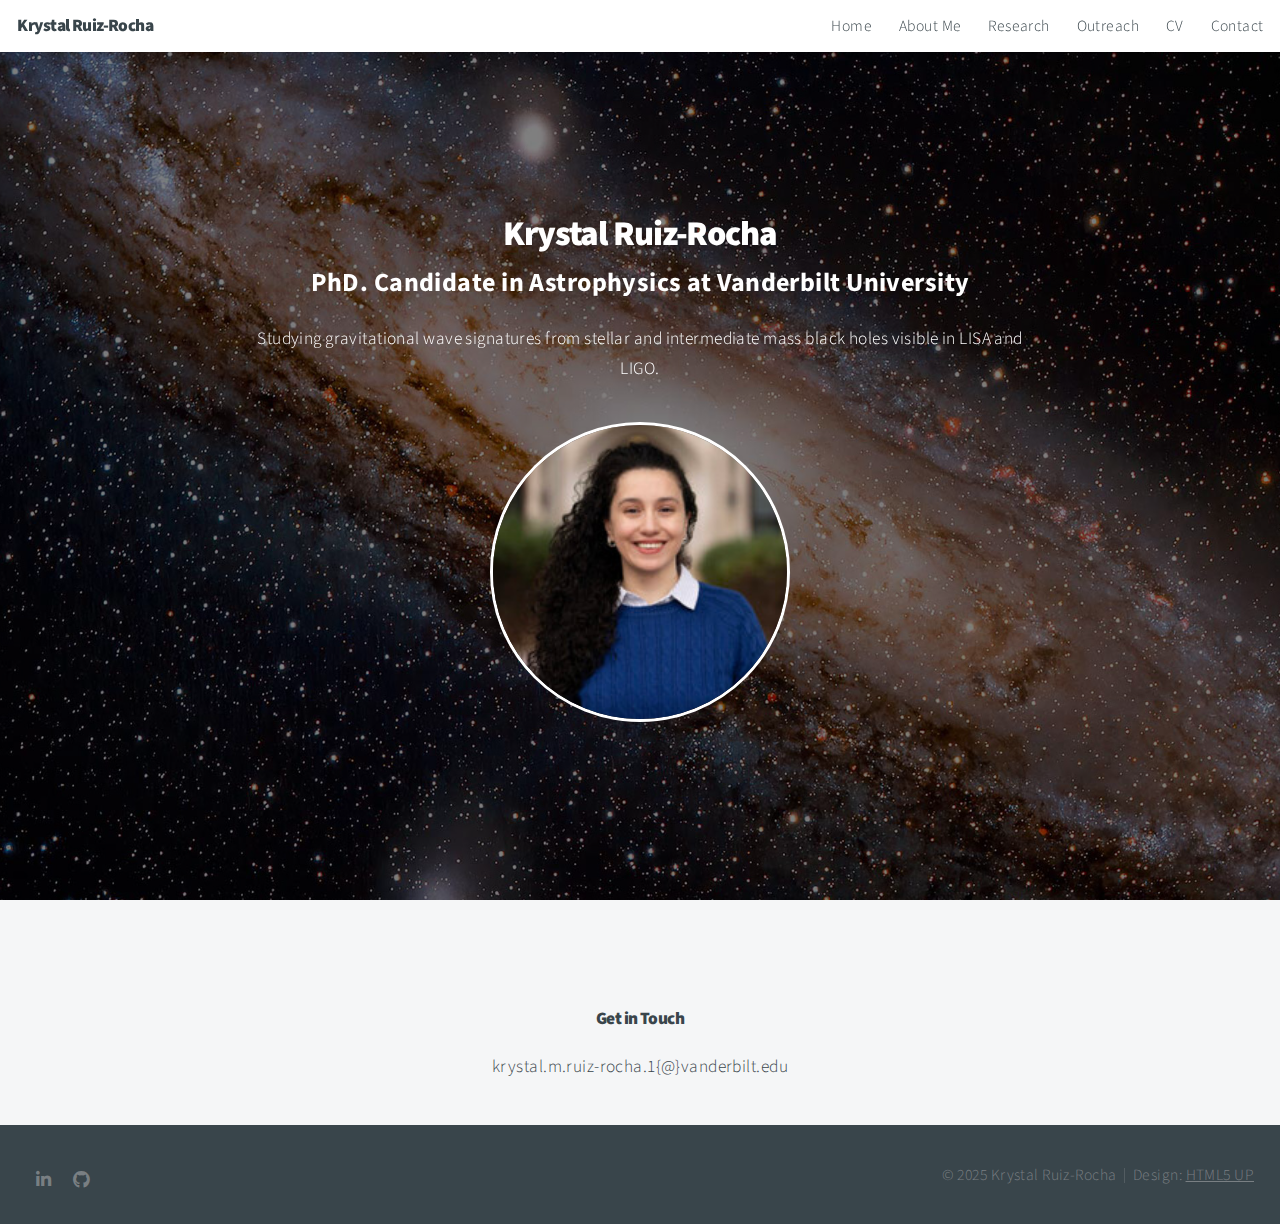
<file: index.html>
<!DOCTYPE HTML>
<!--
	Big Picture by HTML5 UP
	html5up.net | @ajlkn
	Free for personal and commercial use under the CCA 3.0 license (html5up.net/license)
-->
<html>
	<head>
		<title>Krystal Ruiz-Rocha</title>
		<meta charset="utf-8" />
		<meta name="viewport" content="width=device-width, initial-scale=1, user-scalable=no" />
		<link rel="stylesheet" href="assets/css/main.css" />
		<noscript><link rel="stylesheet" href="assets/css/noscript.css" /></noscript>
	</head>
	<body class="is-preload">

		<!-- Header -->
			<header id="header">
    			<h1>Krystal Ruiz-Rocha</h1>
    			<nav>
        			<ul>
            			<li><a href="#intro">Home</a></li>
            			<li><a href="./aboutme.html">About Me</a></li>
            			<li><a href="./research.html">Research</a></li>
            			<li><a href="./outreach.html">Outreach</a></li>
						<li><a href="files/KrystalRuizRochaCV.pdf">CV</a></li>
            			<li><a href="#contact">Contact</a></li>
        			</ul>
    			</nav>
			</header>

		<!-- Intro -->
			<section id="intro" class="main style1 dark fullscreen"
				style="background-image: url('images/background.jpeg'); background-size: cover; background-position: center; position: relative;">
				<div style="background-color: rgba(0,0,0,0.5); position:absolute; width:100%; height:100%; top:0; left:0; z-index:0;"></div>
				<div class="content" style="position: relative; z-index:1; text-align: center;">
					<header>
						<h3 style="font-size: 2em;"> Krystal Ruiz-Rocha</h3>
					</header>

					<p style="font-size: 1.5em; font-weight: bold;"></pstyle>PhD. Candidate in Astrophysics at Vanderbilt University</p>
					<p style="font-size: 1.0em;"></pstyle>Studying gravitational wave signatures from stellar and intermediate mass black holes visible in LISA and LIGO.</p>
					<img src="images/Krystal.jpeg" alt="Krystal Ruiz-Rocha"
					style="width:300px; height:300px; border-radius:50%; border:3px solid white; margin-top:20px;">
				</div>

			</section>

		<!-- Contact -->
			<section id="contact" class="main style3 secondary">
				<div class="content">
					<header>
						<h3>Get in Touch</h3>
						<p>krystal.m.ruiz-rocha.1{@}vanderbilt.edu</p>
					</header>

				</div>
			</section>

		<!-- Footer -->
			<footer id="footer">

				<!-- Icons -->
					<ul class="icons">
						<li><a href="https://www.linkedin.com/in/krystal-ruiz-rocha/" class="icon brands fa-linkedin-in"><span class="label">LinkedIn</span></a></li>
						<li><a href="https://github.com/krystalruizrocha" class="icon brands fa-github"><span class="label">github</span></a></li>
						<li><a href="https://ui.adsabs.harvard.edu/public-libraries/MSMANh26QHuFyGwNeWUZ3Q" class="icon brands fa-magnifying-glass"><span class="label">github</span></a></li>
					</ul>

				<!-- Menu -->
					<ul class="menu">
						<li>&copy; 2025 Krystal Ruiz-Rocha </li><li>Design: <a href="https://html5up.net">HTML5 UP</a></li>
					</ul>

			</footer>

		<!-- Scripts -->
			<script src="assets/js/jquery.min.js"></script>
			<script src="assets/js/jquery.poptrox.min.js"></script>
			<script src="assets/js/jquery.scrolly.min.js"></script>
			<script src="assets/js/jquery.scrollex.min.js"></script>
			<script src="assets/js/browser.min.js"></script>
			<script src="assets/js/breakpoints.min.js"></script>
			<script src="assets/js/util.js"></script>
			<script src="assets/js/main.js"></script>

	</body>
</html>
</file>
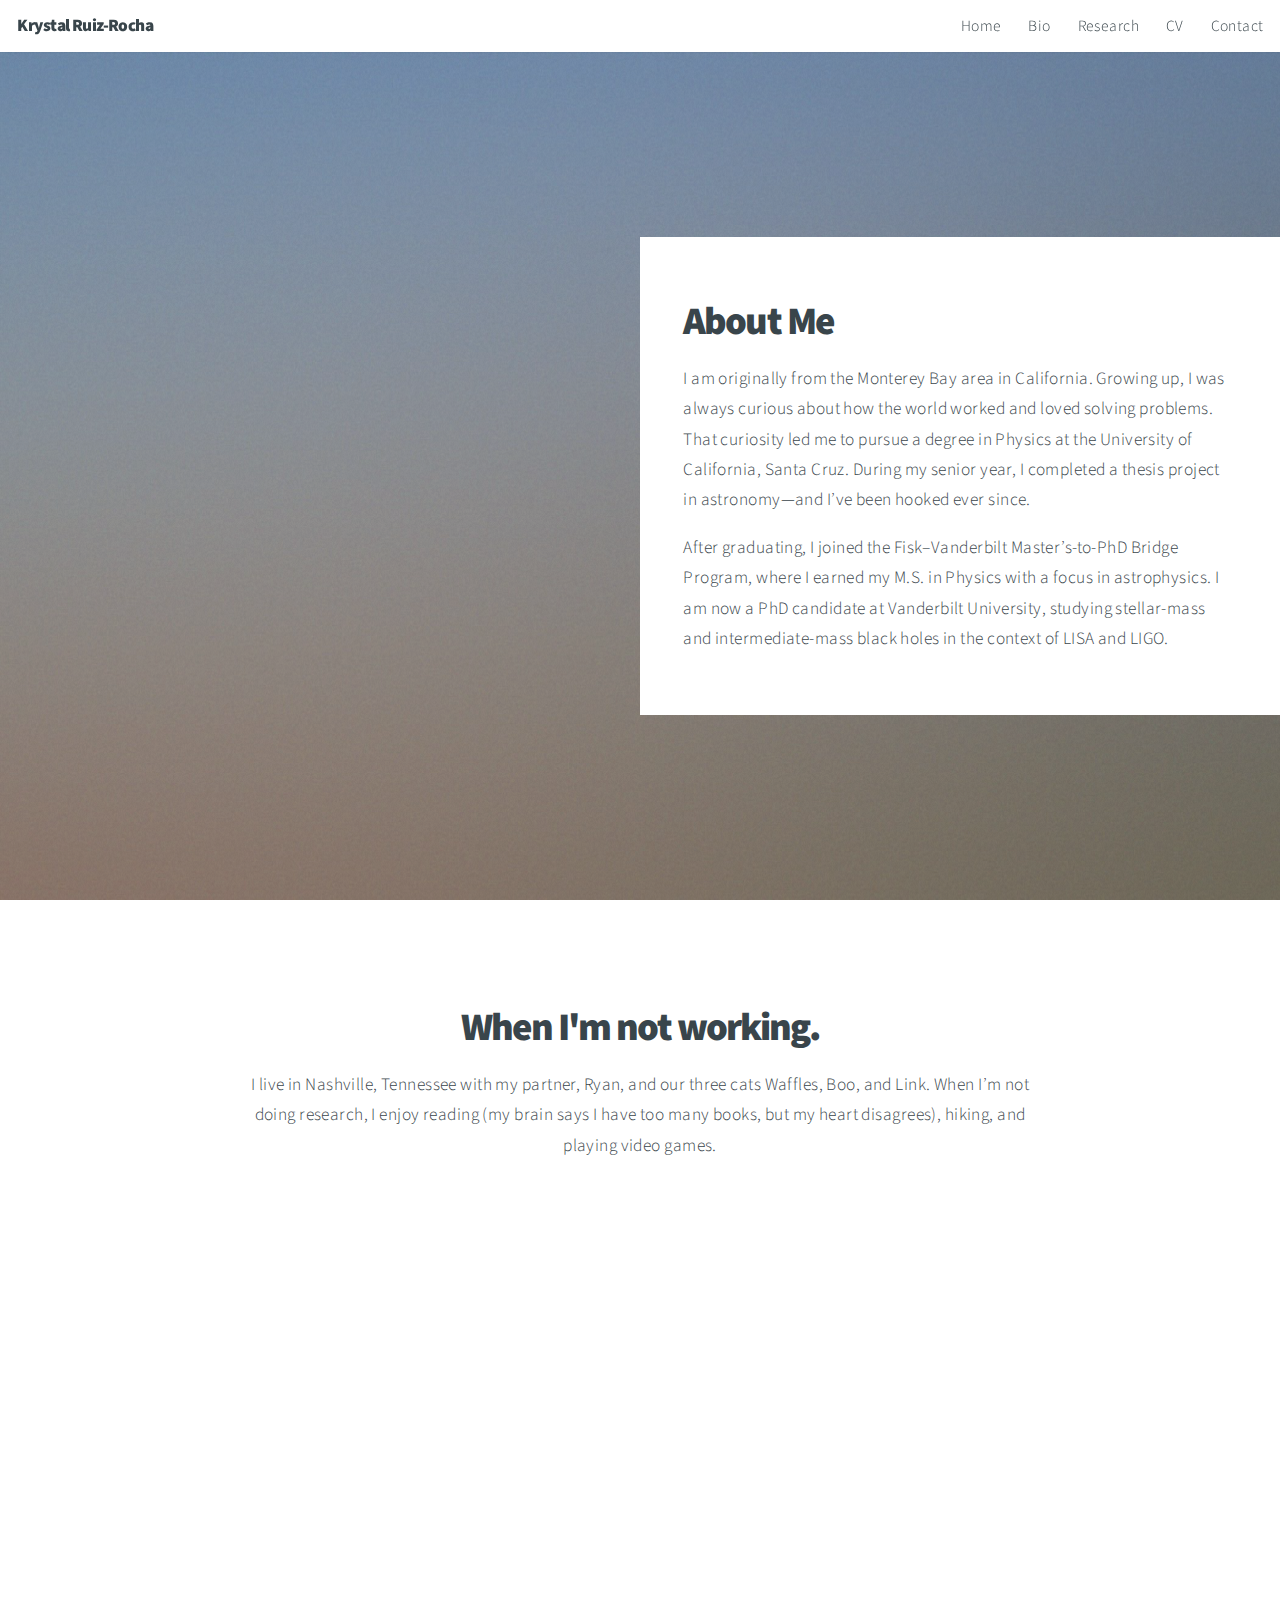
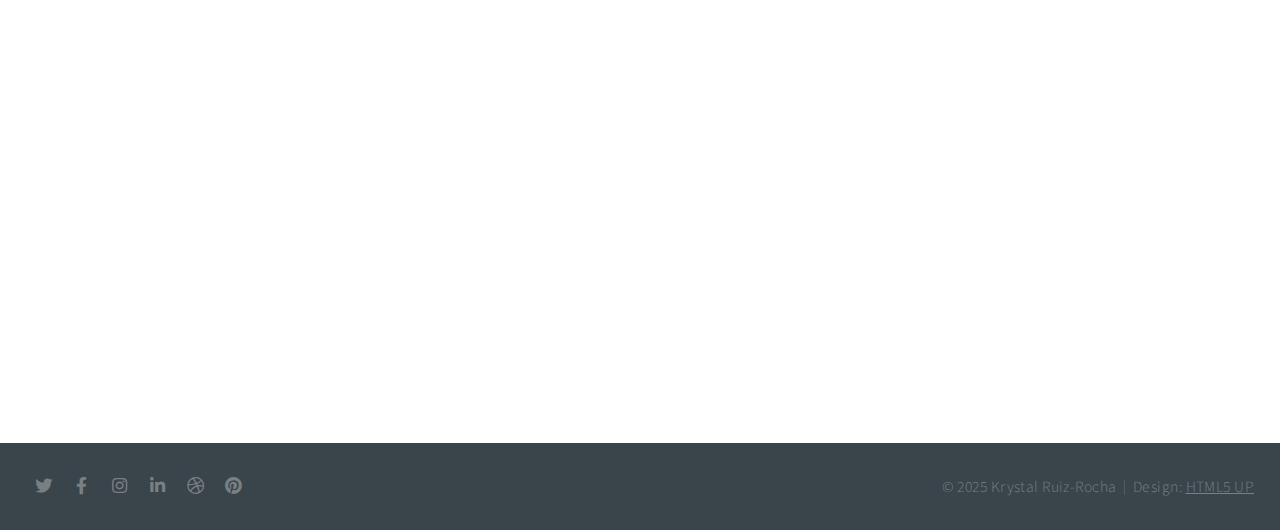
<file: aboutme.html>
<!DOCTYPE HTML>
<html>
<head>
    <title>Bio - Krystal Ruiz-Rocha</title>
    <meta charset="utf-8" />
    <meta name="viewport" content="width=device-width, initial-scale=1, user-scalable=no" />
    <link rel="stylesheet" href="assets/css/main.css" />
    <noscript><link rel="stylesheet" href="assets/css/noscript.css" /></noscript>
</head>
<body class="is-preload">

    <!-- Header -->
    <header id="header">
        <h1>Krystal Ruiz-Rocha</h1>
        <nav>
            <ul>
                <li><a href="./index.html#intro">Home</a></li>
                <li><a href="./bio.html">Bio</a></li>
                <li><a href="./research.html">Research</a></li>
                <li><a href="./cv.html">CV</a></li>
                <li><a href="./index.html#contact">Contact</a></li>
            </ul>
        </nav>
    </header>

<!-- One -->
			<section id="one" class="main style2 right dark fullscreen">
				<div class="content box style2">
					<header>
						<h2>About Me</h2>
					</header>
					<p> I am originally from the Monterey Bay area in California. Growing up, I was always curious about how the world worked and loved solving problems. 
                        That curiosity led me to pursue a degree in Physics at the University of California, Santa Cruz. 
                        During my senior year, I completed a thesis project in astronomy—and I’ve been hooked ever since. 
                    </p>
                    <p>    
                        After graduating, I joined the Fisk–Vanderbilt Master’s-to-PhD Bridge Program, where I earned my M.S. in Physics with a focus in astrophysics. 
                        I am now a PhD candidate at Vanderbilt University, studying stellar-mass and intermediate-mass black holes in the context of LISA and LIGO.

                     </p>
				</div>

			</section>

    		<!-- Work -->
			<section id="work" class="main style3 primary">
				<div class="content">
					<header>
						<h2>When I'm not working.</h2>
						<p> I live in Nashville, Tennessee with my partner, Ryan, and our three cats Waffles, Boo, and Link. 
                            When I’m not doing research, I enjoy reading (my brain says I have too many books, but my heart disagrees), hiking, and playing video games.  </p>
					</header>

					<!-- Gallery  -->
						<div class="gallery">
							<article class="from-left">
								<a href="images/fulls/01.jpg" class="image fit"><img src="images/thumbs/01.jpg" title="The Anonymous Red" alt="" /></a>
							</article>
							<article class="from-right">
								<a href="images/fulls/02.jpg" class="image fit"><img src="images/thumbs/02.jpg" title="Airchitecture II" alt="" /></a>
							</article>
							<article class="from-left">
								<a href="images/fulls/03.jpg" class="image fit"><img src="images/thumbs/03.jpg" title="Air Lounge" alt="" /></a>
							</article>
							<article class="from-right">
								<a href="images/fulls/04.jpg" class="image fit"><img src="images/thumbs/04.jpg" title="Carry on" alt="" /></a>
							</article>
							<article class="from-left">
								<a href="images/fulls/05.jpg" class="image fit"><img src="images/thumbs/05.jpg" title="The sparkling shell" alt="" /></a>
							</article>
							<article class="from-right">
								<a href="images/fulls/06.jpg" class="image fit"><img src="images/thumbs/06.jpg" title="Bent IX" alt="" /></a>
							</article>
						</div>

				</div>
			</section>

    <!-- Footer (Same as in the main page) -->
    <footer id="footer">
        <ul class="icons">
            <li><a href="#" class="icon brands fa-twitter"><span class="label">Twitter</span></a></li>
            <li><a href="#" class="icon brands fa-facebook-f"><span class="label">Facebook</span></a></li>
            <li><a href="#" class="icon brands fa-instagram"><span class="label">Instagram</span></a></li>
            <li><a href="#" class="icon brands fa-linkedin-in"><span class="label">LinkedIn</span></a></li>
            <li><a href="#" class="icon brands fa-dribbble"><span class="label">Dribbble</span></a></li>
            <li><a href="#" class="icon brands fa-pinterest"><span class="label">Pinterest</span></a></li>
        </ul>

        <ul class="menu">
            <li>&copy; 2025 Krystal Ruiz-Rocha</li><li>Design: <a href="https://html5up.net">HTML5 UP</a></li>
        </ul>
    </footer>

    <!-- Scripts (Same as in the main page) -->
    <script src="assets/js/jquery.min.js"></script>
    <script src="assets/js/jquery.poptrox.min.js"></script>
    <script src="assets/js/jquery.scrolly.min.js"></script>
    <script src="assets/js/jquery.scrollex.min.js"></script>
    <script src="assets/js/browser.min.js"></script>
    <script src="assets/js/breakpoints.min.js"></script>
    <script src="assets/js/util.js"></script>
    <script src="assets/js/main.js"></script>
</body>
</html>
</file>
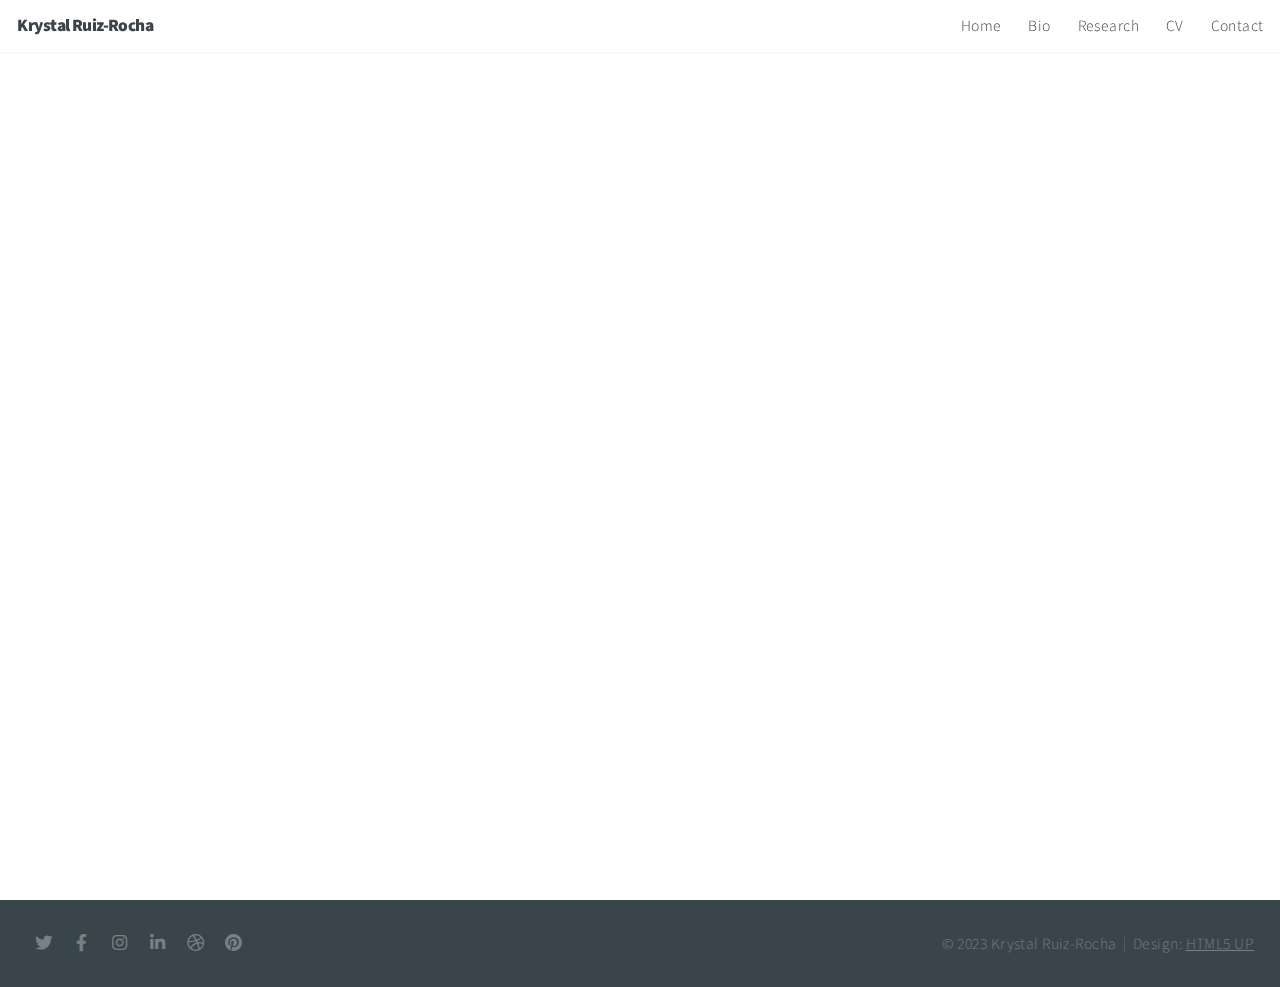
<file: bio.html>
<!DOCTYPE HTML>
<html>
<head>
    <title>Bio - Krystal Ruiz-Rocha</title>
    <meta charset="utf-8" />
    <meta name="viewport" content="width=device-width, initial-scale=1, user-scalable=no" />
    <link rel="stylesheet" href="assets/css/main.css" />
    <noscript><link rel="stylesheet" href="assets/css/noscript.css" /></noscript>
</head>
<body class="is-preload">

    <!-- Header -->
    <header id="header">
        <h1>Krystal Ruiz-Rocha</h1>
        <nav>
            <ul>
                <li><a href="#intro">Home</a></li>
                <li><a href="bio.html">Bio</a></li>
                <li><a href="research.html">Research</a></li>
                <li><a href="cv.html">CV</a></li>
                <li><a href="#contact">Contact</a></li>
            </ul>
        </nav>
    </header>

    <!-- Content Specific to This Page -->
    <section id="bio" class="main style1 dark fullscreen">
        <div class="content">
            <header>
                <h2>Biography</h2>
            </header>
            <p>[Your biography content goes here]</p>
        </div>
    </section>

    <!-- Footer (Same as in the main page) -->
    <footer id="footer">
        <ul class="icons">
            <li><a href="#" class="icon brands fa-twitter"><span class="label">Twitter</span></a></li>
            <li><a href="#" class="icon brands fa-facebook-f"><span class="label">Facebook</span></a></li>
            <li><a href="#" class="icon brands fa-instagram"><span class="label">Instagram</span></a></li>
            <li><a href="#" class="icon brands fa-linkedin-in"><span class="label">LinkedIn</span></a></li>
            <li><a href="#" class="icon brands fa-dribbble"><span class="label">Dribbble</span></a></li>
            <li><a href="#" class="icon brands fa-pinterest"><span class="label">Pinterest</span></a></li>
        </ul>

        <ul class="menu">
            <li>&copy; 2023 Krystal Ruiz-Rocha</li><li>Design: <a href="https://html5up.net">HTML5 UP</a></li>
        </ul>
    </footer>

    <!-- Scripts (Same as in the main page) -->
    <script src="assets/js/jquery.min.js"></script>
    <script src="assets/js/jquery.poptrox.min.js"></script>
    <script src="assets/js/jquery.scrolly.min.js"></script>
    <script src="assets/js/jquery.scrollex.min.js"></script>
    <script src="assets/js/browser.min.js"></script>
    <script src="assets/js/breakpoints.min.js"></script>
    <script src="assets/js/util.js"></script>
    <script src="assets/js/main.js"></script>
</body>
</html>
</file>
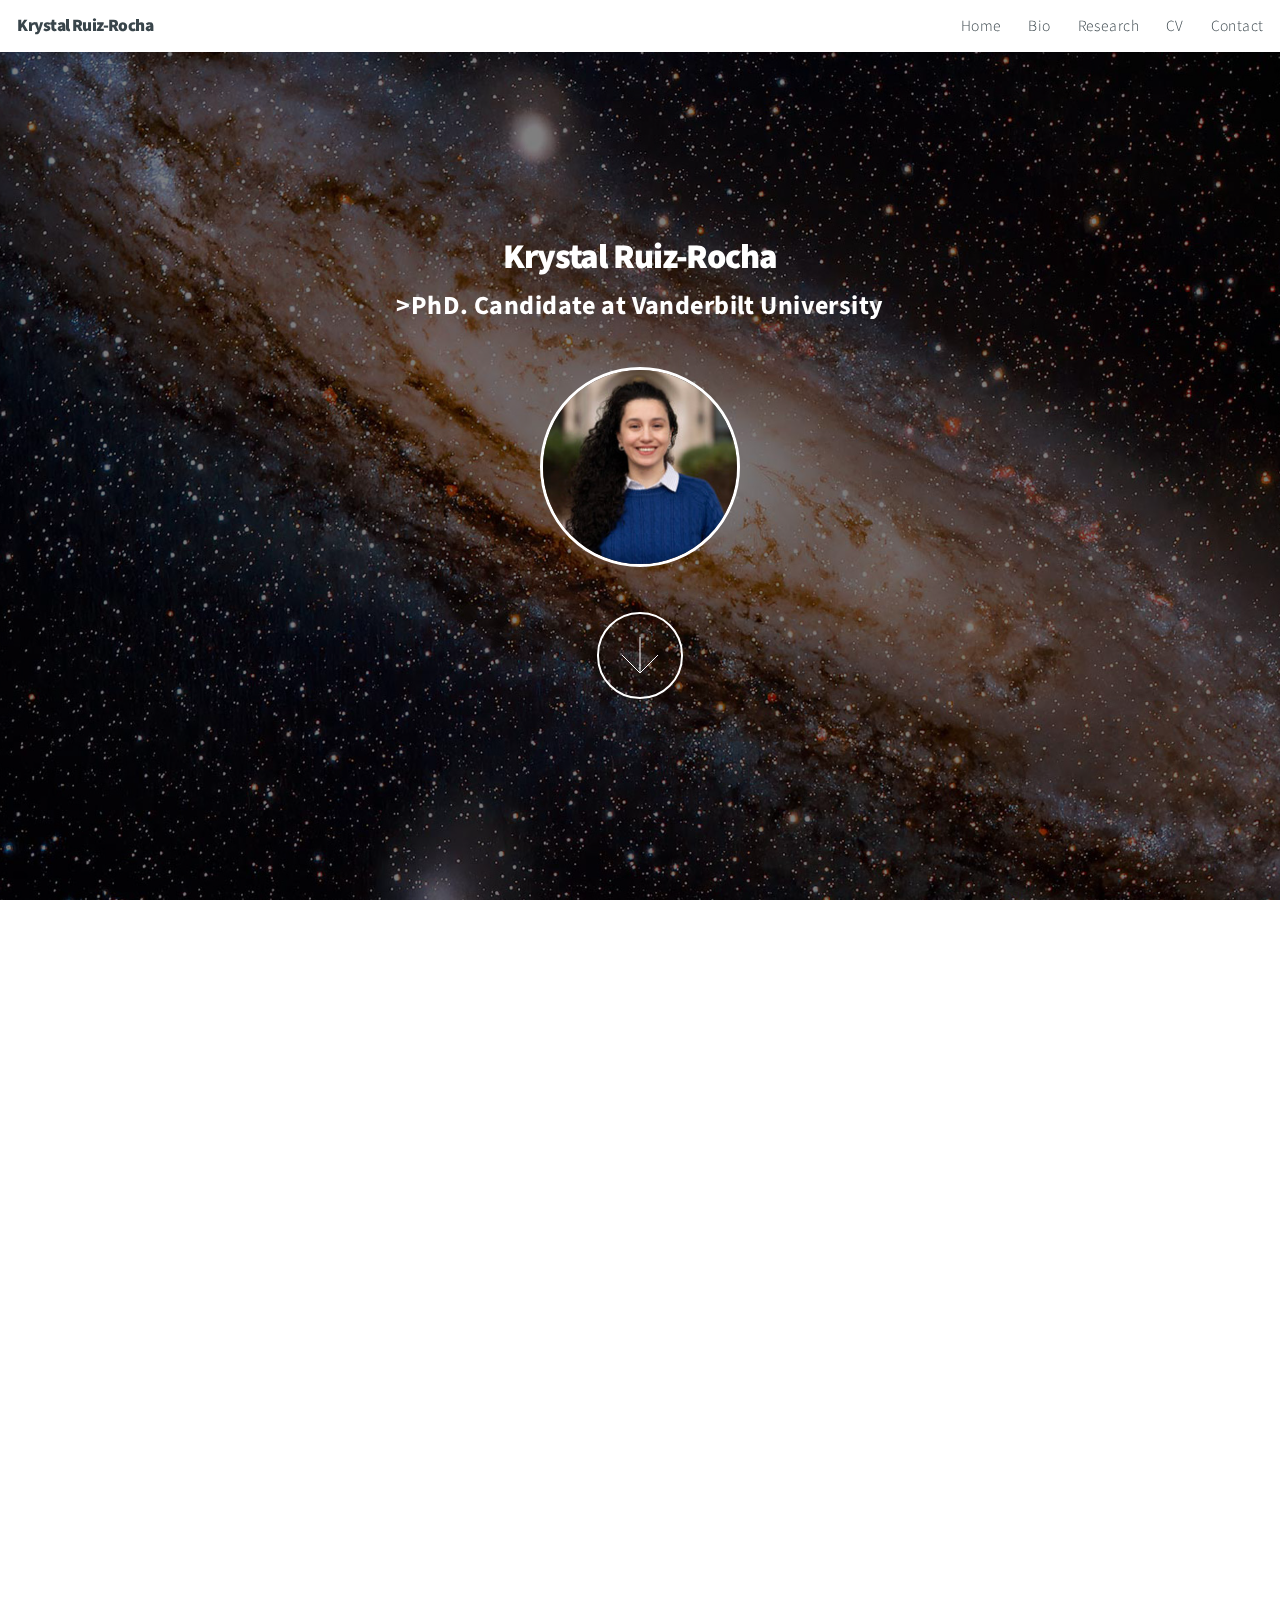
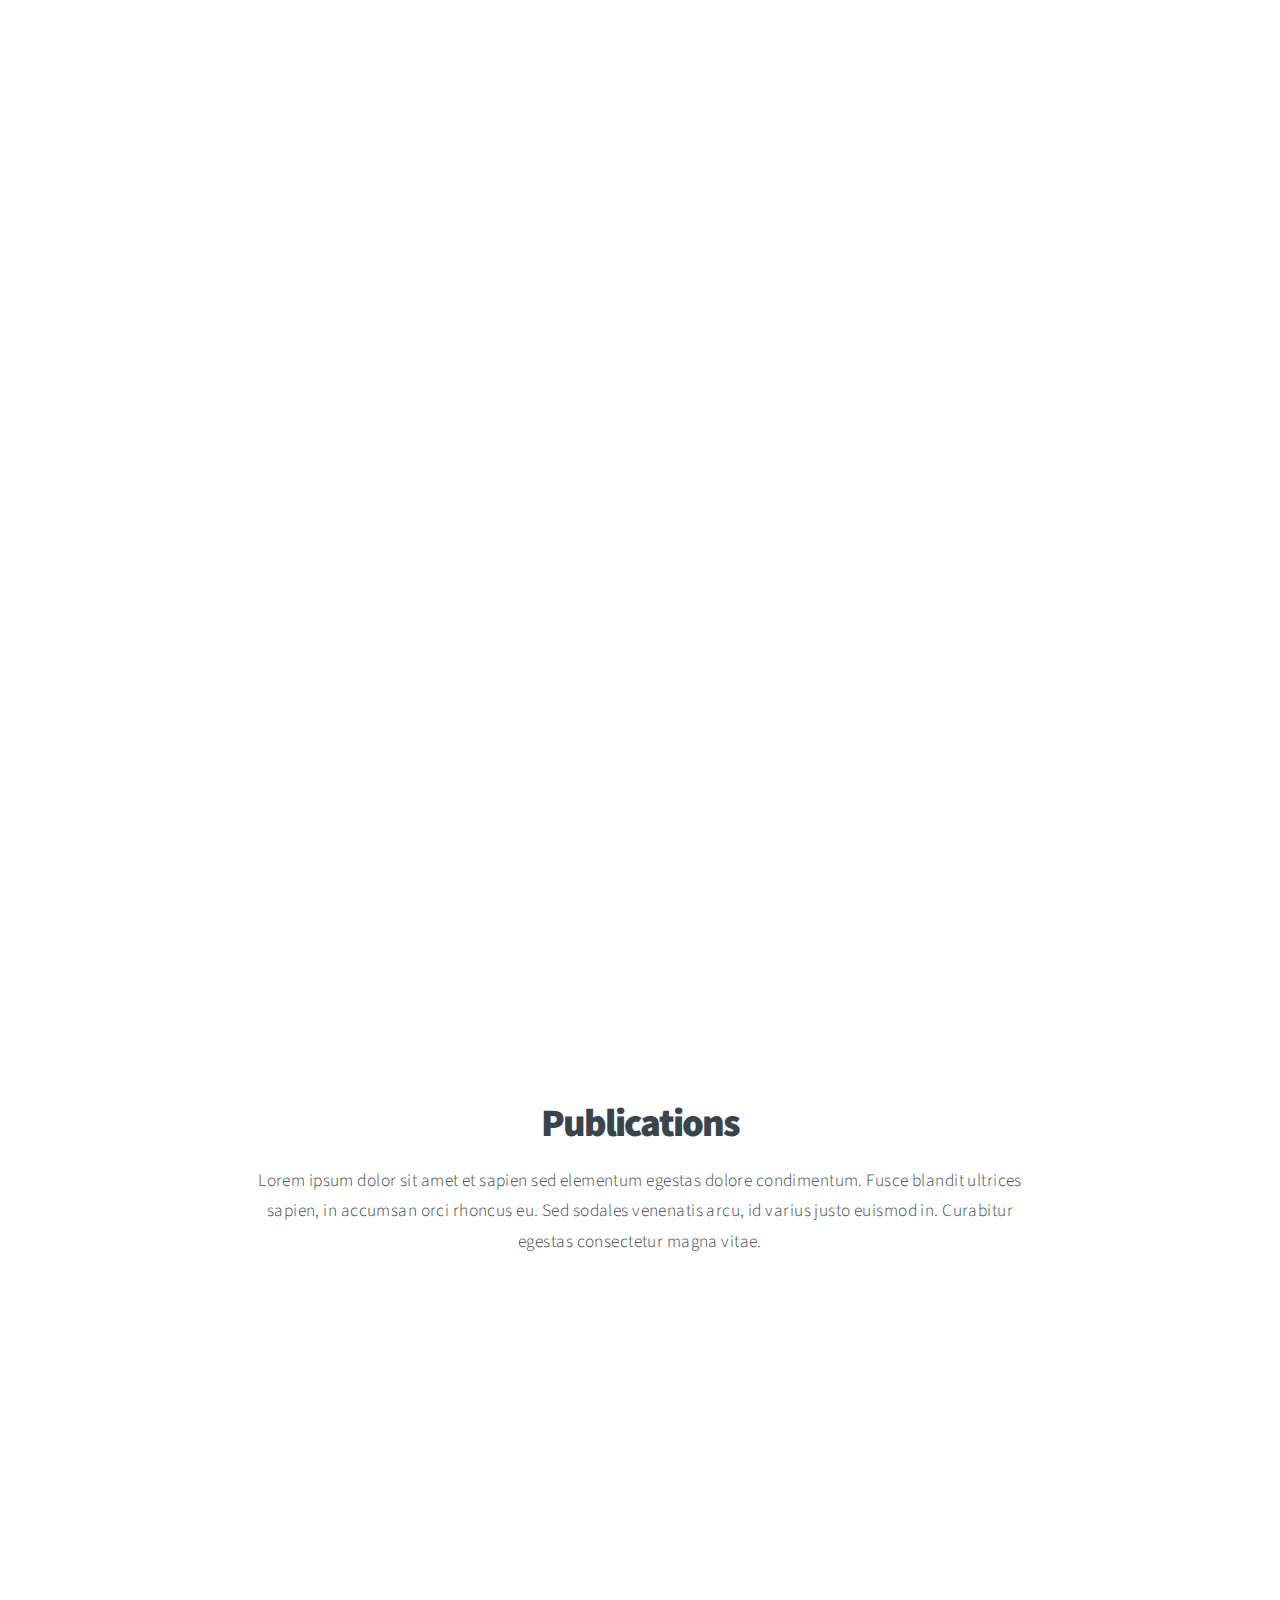
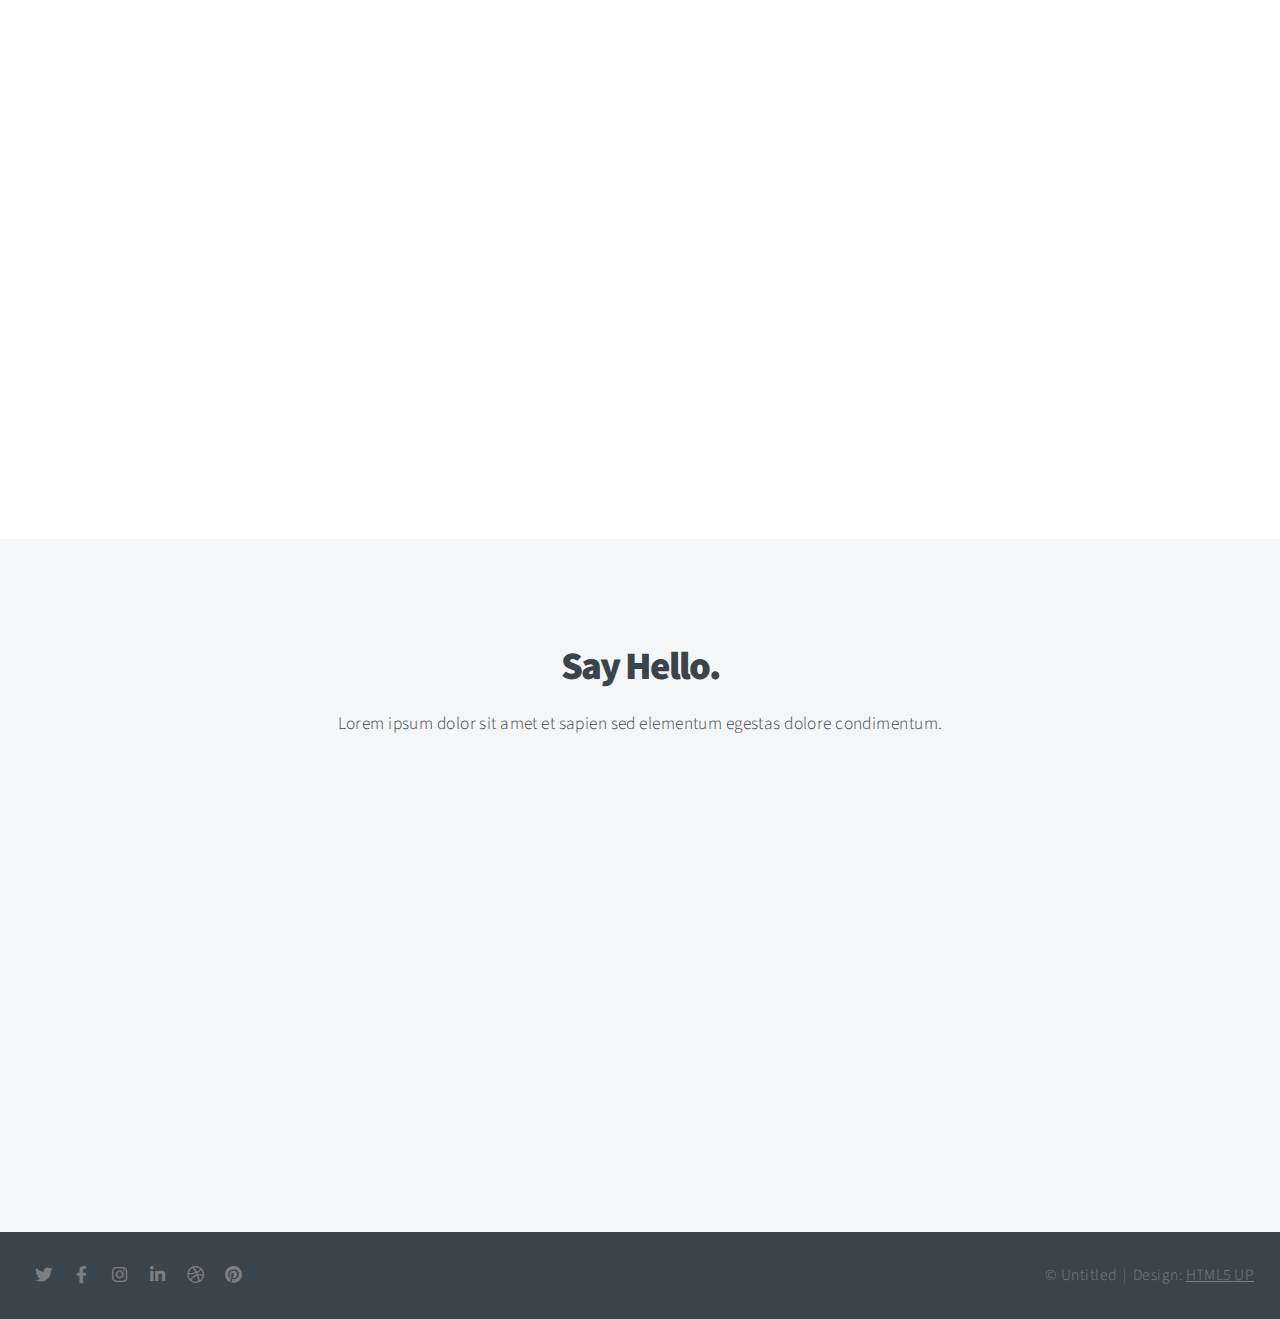
<file: Bio.html>
<!DOCTYPE HTML>
<!--
	Big Picture by HTML5 UP
	html5up.net | @ajlkn
	Free for personal and commercial use under the CCA 3.0 license (html5up.net/license)
-->
<html>
	<head>
		<title>Big Picture by HTML5 UP</title>
		<meta charset="utf-8" />
		<meta name="viewport" content="width=device-width, initial-scale=1, user-scalable=no" />
		<link rel="stylesheet" href="assets/css/main.css" />
		<noscript><link rel="stylesheet" href="assets/css/noscript.css" /></noscript>
	</head>
	<body class="is-preload">

		<!-- Header -->
			<header id="header">
				<h1>Krystal Ruiz-Rocha</h1>
				<nav>
					<ul>
						<li><a href="#intro">Home</a></li>
						<li><a href="#one">Bio</a></li>
						<li><a href="#two">Research</a></li>
						<li><a href="#work">CV</a></li>
						<li><a href="#contact">Contact</a></li>
					</ul>
				</nav>
			</header>

		<!-- Intro -->
			<section id="intro" class="main style1 dark fullscreen"
				style="background-image: url('images/background.jpeg'); background-size: cover; background-position: center; position: relative;">
				<div style="background-color: rgba(0,0,0,0.5); position:absolute; width:100%; height:100%; top:0; left:0; z-index:0;"></div>
				<div class="content" style="position: relative; z-index:1; text-align: center;">
					<header>
						<h3 style="font-size: 2em;"> Krystal Ruiz-Rocha</h3>
					</header>

					<p style="font-size: 1.5em; font-weight: bold;"></pstyle>>PhD. Candidate at Vanderbilt University</p>
					<img src="images/Krystal.jpeg" alt="Krystal Ruiz-Rocha"
					style="width:200px; height:200px; border-radius:50%; border:3px solid white; margin-top:20px;">
					<footer>
						<a href="#one" class="button style2 down">More</a>
					</footer>
				</div>
			</section>

		<!-- One -->
			<section id="one" class="main style2 right dark fullscreen">
				<div class="content box style2">
					<header>
						<h2>Research</h2>
					</header>
					<p>Lorem ipsum dolor sit amet et sapien sed elementum egestas dolore condimentum.
					Fusce blandit ultrices sapien, in accumsan orci rhoncus eu. Sed sodales venenatis arcu,
					id varius justo euismod in. Curabitur egestas consectetur magna.</p>
				</div>
				<a href="#two" class="button style2 down anchored">Next</a>
			</section>

		<!-- Two -->
			<section id="two" class="main style2 left dark fullscreen">
				<div class="content box style2">
					<header>
						<h2>Who I Am</h2>
					</header>
					<p>Lorem ipsum dolor sit amet et sapien sed elementum egestas dolore condimentum.
					Fusce blandit ultrices sapien, in accumsan orci rhoncus eu. Sed sodales venenatis arcu,
					id varius justo euismod in. Curabitur egestas consectetur magna.</p>
				</div>
				<a href="#work" class="button style2 down anchored">Next</a>
			</section>

		<!-- Work -->
			<section id="work" class="main style3 primary">
				<div class="content">
					<header>
						<h2>Publications</h2>
						<p>Lorem ipsum dolor sit amet et sapien sed elementum egestas dolore condimentum.
						Fusce blandit ultrices sapien, in accumsan orci rhoncus eu. Sed sodales venenatis
						arcu, id varius justo euismod in. Curabitur egestas consectetur magna vitae.</p>
					</header>

					<!-- Gallery  -->
						<div class="gallery">
							<article class="from-left">
								<a href="images/fulls/01.jpg" class="image fit"><img src="images/thumbs/01.jpg" title="The Anonymous Red" alt="" /></a>
							</article>
							<article class="from-right">
								<a href="images/fulls/02.jpg" class="image fit"><img src="images/thumbs/02.jpg" title="Airchitecture II" alt="" /></a>
							</article>
							<article class="from-left">
								<a href="images/fulls/03.jpg" class="image fit"><img src="images/thumbs/03.jpg" title="Air Lounge" alt="" /></a>
							</article>
							<article class="from-right">
								<a href="images/fulls/04.jpg" class="image fit"><img src="images/thumbs/04.jpg" title="Carry on" alt="" /></a>
							</article>
							<article class="from-left">
								<a href="images/fulls/05.jpg" class="image fit"><img src="images/thumbs/05.jpg" title="The sparkling shell" alt="" /></a>
							</article>
							<article class="from-right">
								<a href="images/fulls/06.jpg" class="image fit"><img src="images/thumbs/06.jpg" title="Bent IX" alt="" /></a>
							</article>
						</div>

				</div>
			</section>

		<!-- Contact -->
			<section id="contact" class="main style3 secondary">
				<div class="content">
					<header>
						<h2>Say Hello.</h2>
						<p>Lorem ipsum dolor sit amet et sapien sed elementum egestas dolore condimentum.</p>
					</header>
					<div class="box">
						<form method="post" action="#">
							<div class="fields">
								<div class="field half"><input type="text" name="name" placeholder="Name" /></div>
								<div class="field half"><input type="email" name="email" placeholder="Email" /></div>
								<div class="field"><textarea name="message" placeholder="Message" rows="6"></textarea></div>
							</div>
							<ul class="actions special">
								<li><input type="submit" value="Send Message" /></li>
							</ul>
						</form>
					</div>
				</div>
			</section>

		<!-- Footer -->
			<footer id="footer">

				<!-- Icons -->
					<ul class="icons">
						<li><a href="#" class="icon brands fa-twitter"><span class="label">Twitter</span></a></li>
						<li><a href="#" class="icon brands fa-facebook-f"><span class="label">Facebook</span></a></li>
						<li><a href="#" class="icon brands fa-instagram"><span class="label">Instagram</span></a></li>
						<li><a href="#" class="icon brands fa-linkedin-in"><span class="label">LinkedIn</span></a></li>
						<li><a href="#" class="icon brands fa-dribbble"><span class="label">Dribbble</span></a></li>
						<li><a href="#" class="icon brands fa-pinterest"><span class="label">Pinterest</span></a></li>
					</ul>

				<!-- Menu -->
					<ul class="menu">
						<li>&copy; Untitled</li><li>Design: <a href="https://html5up.net">HTML5 UP</a></li>
					</ul>

			</footer>

		<!-- Scripts -->
			<script src="assets/js/jquery.min.js"></script>
			<script src="assets/js/jquery.poptrox.min.js"></script>
			<script src="assets/js/jquery.scrolly.min.js"></script>
			<script src="assets/js/jquery.scrollex.min.js"></script>
			<script src="assets/js/browser.min.js"></script>
			<script src="assets/js/breakpoints.min.js"></script>
			<script src="assets/js/util.js"></script>
			<script src="assets/js/main.js"></script>

	</body>
</html>
</file>
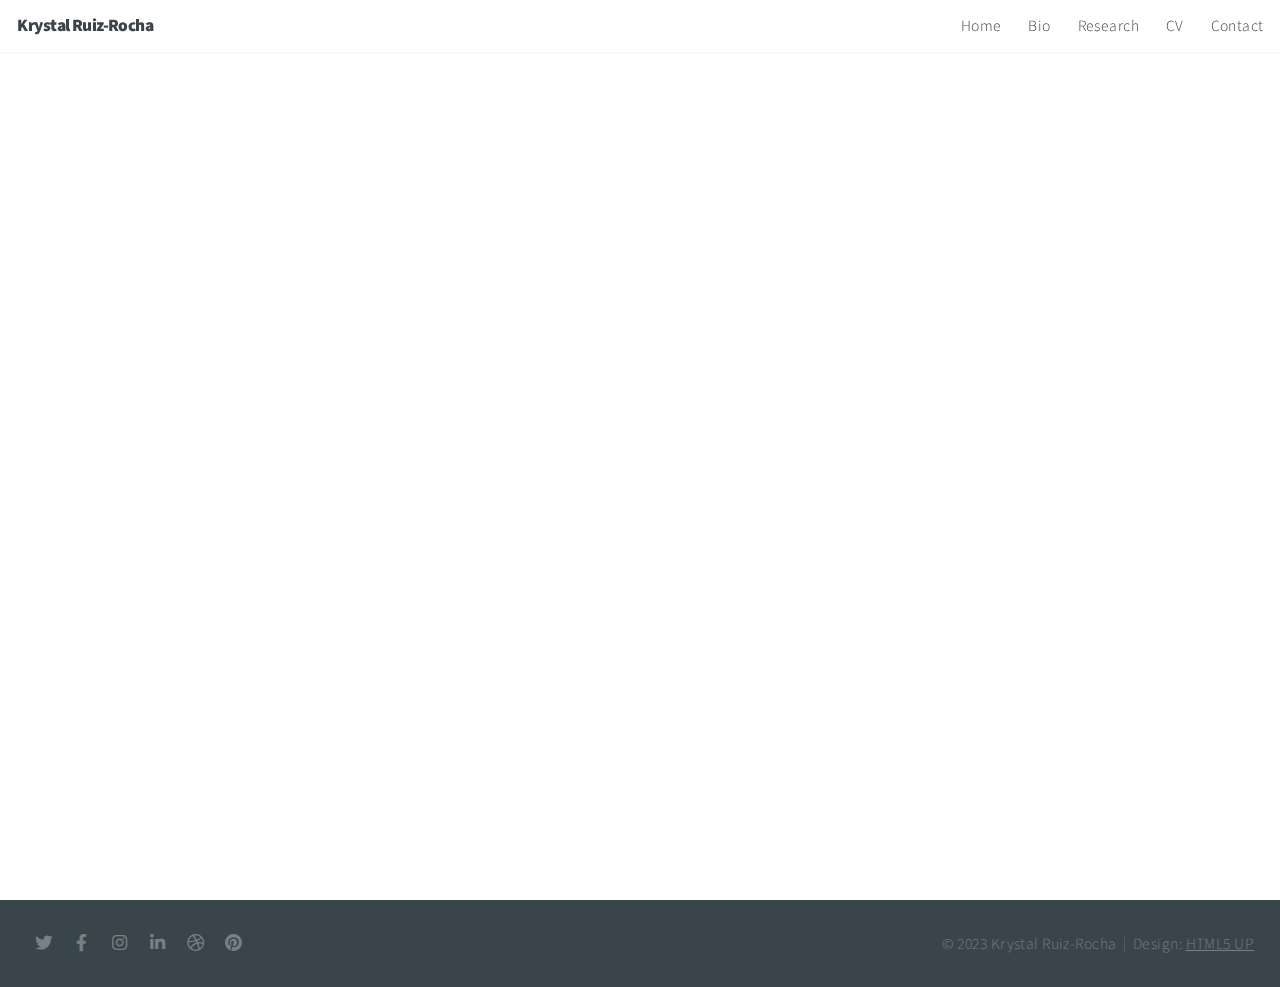
<file: cv.html>
<!DOCTYPE HTML>
<html>
<head>
    <title>CV - Krystal Ruiz-Rocha</title>
    <meta charset="utf-8" />
    <meta name="viewport" content="width=device-width, initial-scale=1, user-scalable=no" />
    <link rel="stylesheet" href="assets/css/main.css" />
    <noscript><link rel="stylesheet" href="assets/css/noscript.css" /></noscript>
</head>
<body class="is-preload">

    <!-- Header -->
    <header id="header">
        <h1>Krystal Ruiz-Rocha</h1>
        <nav>
            <ul>
                <li><a href="./index.html#intro">Home</a></li>
                <li><a href="./bio.html">Bio</a></li>
                <li><a href="./research.html">Research</a></li>
                <li><a href="./cv.html">CV</a></li>
                <li><a href="./index.html#contact">Contact</a></li>
            </ul>
        </nav>
    </header>

    <!-- Content Specific to This Page -->
    <section id="bio" class="main style1 dark fullscreen">
        <div class="content">
            <header>
                <h2>Biography</h2>
            </header>
            <p>[Your biography content goes here]</p>
        </div>
    </section>

    <!-- Footer (Same as in the main page) -->
    <footer id="footer">
        <ul class="icons">
            <li><a href="#" class="icon brands fa-twitter"><span class="label">Twitter</span></a></li>
            <li><a href="#" class="icon brands fa-facebook-f"><span class="label">Facebook</span></a></li>
            <li><a href="#" class="icon brands fa-instagram"><span class="label">Instagram</span></a></li>
            <li><a href="#" class="icon brands fa-linkedin-in"><span class="label">LinkedIn</span></a></li>
            <li><a href="#" class="icon brands fa-dribbble"><span class="label">Dribbble</span></a></li>
            <li><a href="#" class="icon brands fa-pinterest"><span class="label">Pinterest</span></a></li>
        </ul>

        <ul class="menu">
            <li>&copy; 2023 Krystal Ruiz-Rocha</li><li>Design: <a href="https://html5up.net">HTML5 UP</a></li>
        </ul>
    </footer>

    <!-- Scripts (Same as in the main page) -->
    <script src="assets/js/jquery.min.js"></script>
    <script src="assets/js/jquery.poptrox.min.js"></script>
    <script src="assets/js/jquery.scrolly.min.js"></script>
    <script src="assets/js/jquery.scrollex.min.js"></script>
    <script src="assets/js/browser.min.js"></script>
    <script src="assets/js/breakpoints.min.js"></script>
    <script src="assets/js/util.js"></script>
    <script src="assets/js/main.js"></script>
</body>
</html>
</file>
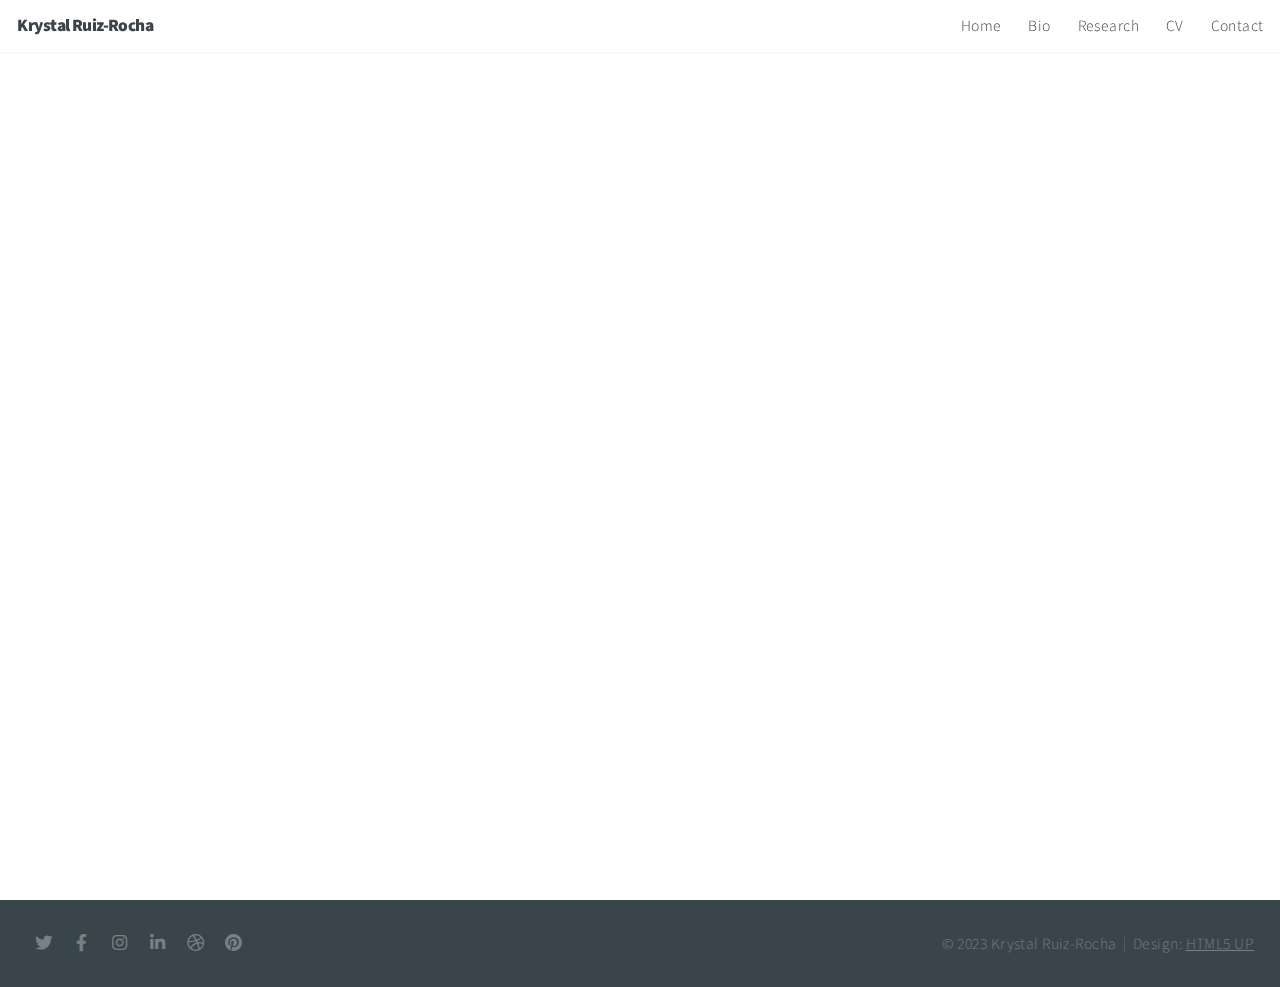
<file: cv_1.html>
<!DOCTYPE HTML>
<html>
<head>
    <title>CV - Krystal Ruiz-Rocha</title>
    <meta charset="utf-8" />
    <meta name="viewport" content="width=device-width, initial-scale=1, user-scalable=no" />
    <link rel="stylesheet" href="assets/css/main.css" />
    <noscript><link rel="stylesheet" href="assets/css/noscript.css" /></noscript>
</head>
<body class="is-preload">

    <!-- Header -->
    <header id="header">
        <h1>Krystal Ruiz-Rocha</h1>
        <nav>
            <ul>
                <li><a href="#intro">Home</a></li>
                <li><a href="bio.html">Bio</a></li>
                <li><a href="research.html">Research</a></li>
                <li><a href="cv.html">CV</a></li>
                <li><a href="#contact">Contact</a></li>
            </ul>
        </nav>
    </header>

    <!-- Content Specific to This Page -->
    <section id="bio" class="main style1 dark fullscreen">
        <div class="content">
            <header>
                <h2>Biography</h2>
            </header>
            <p>[Your biography content goes here]</p>
        </div>
    </section>

    <!-- Footer (Same as in the main page) -->
    <footer id="footer">
        <ul class="icons">
            <li><a href="#" class="icon brands fa-twitter"><span class="label">Twitter</span></a></li>
            <li><a href="#" class="icon brands fa-facebook-f"><span class="label">Facebook</span></a></li>
            <li><a href="#" class="icon brands fa-instagram"><span class="label">Instagram</span></a></li>
            <li><a href="#" class="icon brands fa-linkedin-in"><span class="label">LinkedIn</span></a></li>
            <li><a href="#" class="icon brands fa-dribbble"><span class="label">Dribbble</span></a></li>
            <li><a href="#" class="icon brands fa-pinterest"><span class="label">Pinterest</span></a></li>
        </ul>

        <ul class="menu">
            <li>&copy; 2023 Krystal Ruiz-Rocha</li><li>Design: <a href="https://html5up.net">HTML5 UP</a></li>
        </ul>
    </footer>

    <!-- Scripts (Same as in the main page) -->
    <script src="assets/js/jquery.min.js"></script>
    <script src="assets/js/jquery.poptrox.min.js"></script>
    <script src="assets/js/jquery.scrolly.min.js"></script>
    <script src="assets/js/jquery.scrollex.min.js"></script>
    <script src="assets/js/browser.min.js"></script>
    <script src="assets/js/breakpoints.min.js"></script>
    <script src="assets/js/util.js"></script>
    <script src="assets/js/main.js"></script>
</body>
</html>
</file>
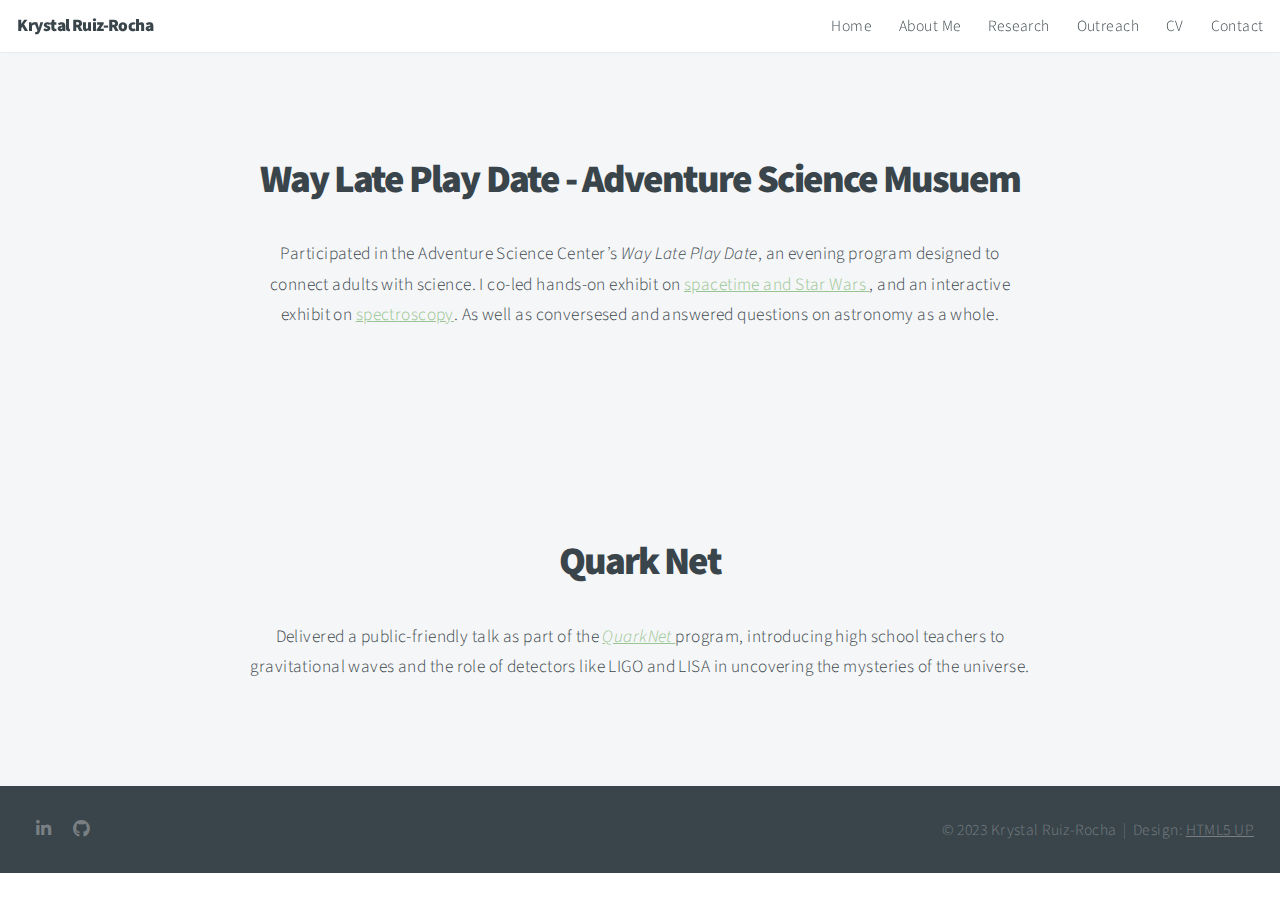
<file: outreach.html>
<!DOCTYPE HTML>
<html>
<head>
    <title>Outreach - Krystal Ruiz-Rocha</title>
    <meta charset="utf-8" />
    <meta name="viewport" content="width=device-width, initial-scale=1, user-scalable=no" />
    <link rel="stylesheet" href="assets/css/main.css" />
    <noscript><link rel="stylesheet" href="assets/css/noscript.css" /></noscript>
</head>
<body class="is-preload">

    <!-- Header -->
    <header id="header">
        <h1>Krystal Ruiz-Rocha</h1>
        <nav>
            <ul>
                <li><a href="./index.html#intro">Home</a></li>
                <li><a href="./aboutme.html">About Me</a></li>
                <li><a href="./research.html">Research</a></li>
                <li><a href="./outreach.html">Outreach</a></li>
                <li><a href="files/KrystalRuizRochaCV.pdf">CV</a></li>
                <li><a href="./index.html#contact">Contact</a></li>
            </ul>
        </nav>
    </header>

    <!-- Content Specific to This Page -->
    <section id="musuem" class="main style3 secondary">

        <div class="content">
            <header>
                <h2>Way Late Play Date - Adventure Science Musuem</h2>
            </header>
            <p>
            Participated in the Adventure Science Center’s <em>Way Late Play Date</em>, 
            an evening program designed to connect adults with science. I co-led hands-on exhibit on <a href="https://nashvilleguru.com/71930/way-late-play-date-science-strikes-back" target="_blank"> spacetime and Star Wars </a>, and an interactive exhibit
            on <a href="\hrefhttps://www.adventuresci.org/explore/way-late-play-date-star-trek/" target="_blank"> spectroscopy</a>. As well as conversesed and answered questions on astronomy as a whole.

            </p>

        </div>

    </section>



    <section id="" class="main style3 secondary">

        <div class="content">
            <header>
                <h2>Quark Net</h2>
            </header>
            <p>
            Delivered a public-friendly talk as part of the <a href="\hrefhttps://www.adventuresci.org/explore/way-late-play-date-star-trek/" target="_blank"><em>QuarkNet</em> </a>program, introducing high school teachers to
            gravitational waves and the role of detectors like LIGO and LISA in uncovering the mysteries of the universe.
            </p>

        </div>

    </section>

    <!-- Footer (Same as in the main page) -->
    <footer id="footer">
					<ul class="icons">
						<li><a href="https://www.linkedin.com/in/krystal-ruiz-rocha/" class="icon brands fa-linkedin-in"><span class="label">LinkedIn</span></a></li>
						<li><a href="https://github.com/krystalruizrocha" class="icon brands fa-github"><span class="label">github</span></a></li>
        </ul>

        <ul class="menu">
            <li>&copy; 2023 Krystal Ruiz-Rocha</li><li>Design: <a href="https://html5up.net">HTML5 UP</a></li>
        </ul>
    </footer>

    <!-- Scripts (Same as in the main page) -->
    <script src="assets/js/jquery.min.js"></script>
    <script src="assets/js/jquery.poptrox.min.js"></script>
    <script src="assets/js/jquery.scrolly.min.js"></script>
    <script src="assets/js/jquery.scrollex.min.js"></script>
    <script src="assets/js/browser.min.js"></script>
    <script src="assets/js/breakpoints.min.js"></script>
    <script src="assets/js/util.js"></script>
    <script src="assets/js/main.js"></script>
</body>
</html>
</file>
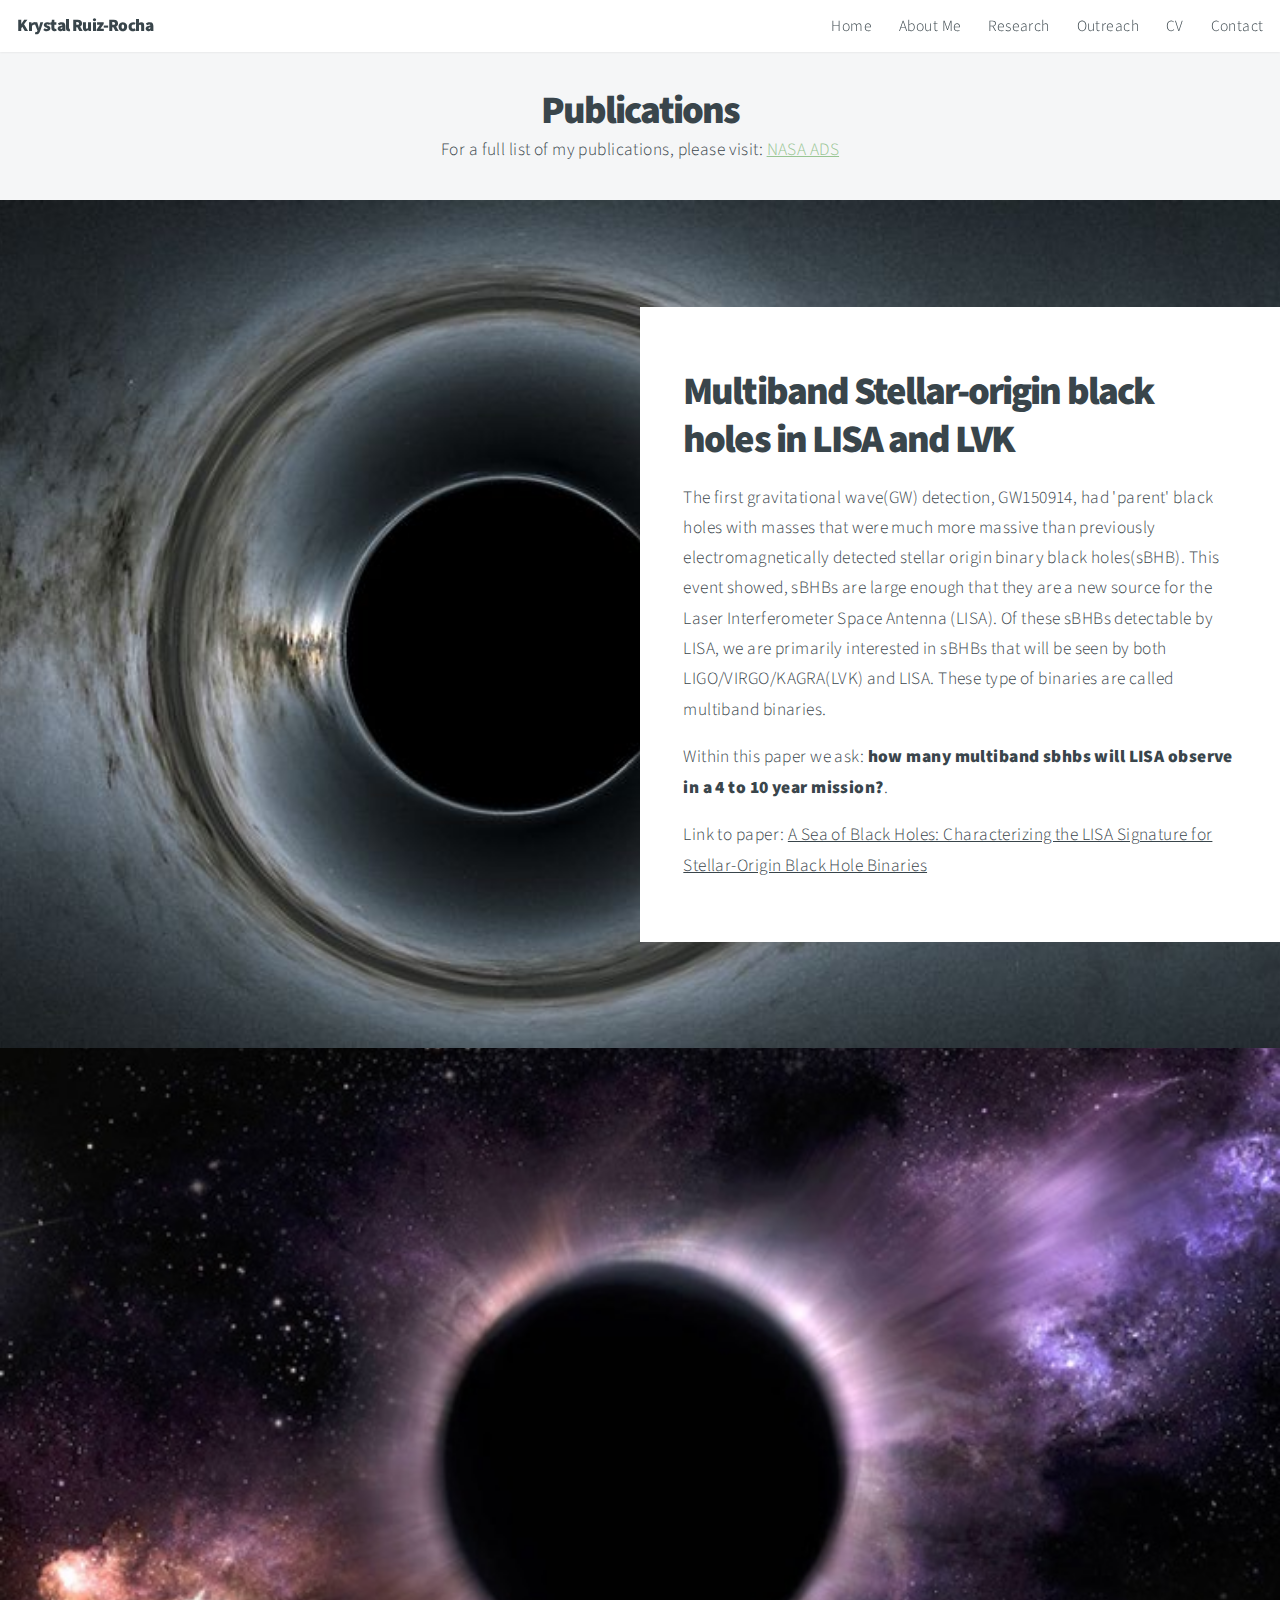
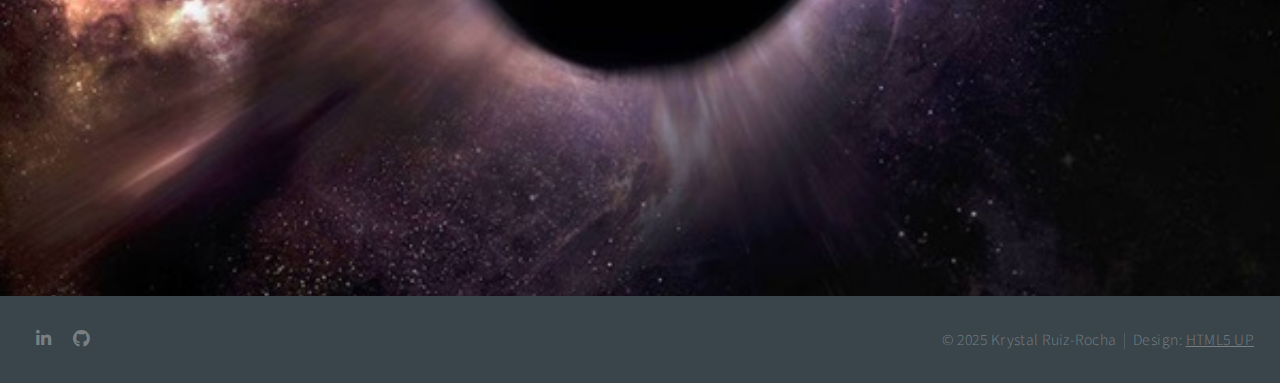
<file: research.html>
<!DOCTYPE HTML>

<html>
<head>
    <title>Research - Krystal Ruiz-Rocha</title>
    <meta charset="utf-8" />
    <meta name="viewport" content="width=device-width, initial-scale=1, user-scalable=no" />
    <link rel="stylesheet" href="assets/css/main.css" />
    <noscript><link rel="stylesheet" href="assets/css/noscript.css" /></noscript>
</head>
<body class="is-preload">

    <!-- Header -->
    <header id="header">
        <h1>Krystal Ruiz-Rocha</h1>
        <nav>
            <ul>
                <li><a href="./index.html#intro">Home</a></li>
                <li><a href="./aboutme.html">About Me</a></li>
                <li><a href="./research.html">Research</a></li>
                <li><a href="./outreach.html">Outreach</a></li>
                <li><a href="files/KrystalRuizRochaCV.pdf">CV</a></li>
                <li><a href="./index.html#contact">Contact</a></li>
            </ul>
        </nav>
    </header>

    <section class="main style3 secondary" 
    style="min-height:auto; height:auto; padding:2em 0;">
    <div class="content">
        <h2>Publications</h2>
        <p>
        For a full list of my publications, please visit:  
        <a href="https://ui.adsabs.harvard.edu/public-libraries/MSMANh26QHuFyGwNeWUZ3Q" target="_blank" rel="noopener noreferrer">NASA ADS</a>
        </p>
    </div>
    </section>

 
    <!--  -->
    
    <section id="multiband" class="main style2 right dark fullscreen"
    style="background: url('images/Black-Hole-Gravitational-Lens-Einstein.jpg') no-repeat center center; background-size: cover;">
        <div class="content box style2">

            <header>
                <h2>Multiband Stellar-origin black holes in LISA and LVK </h2>
            </header>
            <p> The first gravitational wave(GW) detection, GW150914, had 'parent' black holes with masses
                that were much more massive than previously electromagnetically detected stellar origin binary black 
                holes(sBHB).
                This event showed, sBHBs are large enough that they are a new source 
                for the Laser Interferometer Space Antenna (LISA). Of these sBHBs detectable by LISA, 
                we are primarily interested in sBHBs that will be seen by both LIGO/VIRGO/KAGRA(LVK) and LISA. 
                These type of binaries are called multiband binaries.
            </p>
            
            <p>    
                Within this paper we ask: <strong>how many multiband sbhbs will LISA observe in a 4 to 10 year mission?</strong>.
            </p>

            <p>
                Link to paper: <a href="https://arxiv.org/abs/2407.21161" target="_blank">
                A Sea of Black Holes: Characterizing the LISA Signature for Stellar-Origin Black Hole Binaries</a>
            </p>
        </div>
    </section>

    <section id="ligoimbh" class="main style2 left dark fullscreen"
    style="background: url('images/image_4606e47TucanaeBlackHole.jpg') no-repeat center center; background-size: cover;">
        <div class="content box style2">
            <header>
                <h2>Finding the Intermediate-Mass Black Holes in LIGO</h2>
            </header>
            <p>

                Intermediate mass black holes(IMBH) fall right in the middle between stellar-origin black holes
                 and supermassive black holes(like the one at center of our Milky Way).  Though a lot of uncertainty surrounds IMBHs,
                 they provide insight into formation channels of supermassive black holes. 

            </p>

            <p>    
                The question we asked was: <strong>How many IMBHs did LIGO-Virgo see during its third observing run?</strong>.
            </p>
            <p>
                Link to paper: <a href="https://arxiv.org/abs/2502.17681" target="_blank"> Properties of 'Lite' Intermediate-Mass Black Hole Candidates in LIGO-Virgo's Third Observing Run</a>

            </p>
        </div>

    </section>


    <!-- Footer (Same as in the main page) -->
    <footer id="footer">
        <ul class="icons">
            <li><a href="https://www.linkedin.com/in/krystal-ruiz-rocha/" class="icon brands fa-linkedin-in"><span class="label">LinkedIn</span></a></li>
            <li><a href="https://github.com/krystalruizrocha" class="icon brands fa-github"><span class="label">github</span></a></li>
        </ul>

    <!-- Menu -->
        <ul class="menu">
            <li>&copy; 2025 Krystal Ruiz-Rocha </li><li>Design: <a href="https://html5up.net">HTML5 UP</a></li>
        </ul>
    </footer>

    <!-- Scripts (Same as in the main page) -->
    <script src="assets/js/jquery.min.js"></script>
    <script src="assets/js/jquery.poptrox.min.js"></script>
    <script src="assets/js/jquery.scrolly.min.js"></script>
    <script src="assets/js/jquery.scrollex.min.js"></script>
    <script src="assets/js/browser.min.js"></script>
    <script src="assets/js/breakpoints.min.js"></script>
    <script src="assets/js/util.js"></script>
    <script src="assets/js/main.js"></script>
</body>
</html>
</file>
<file: assets/css/noscript.css>
/*
	Big Picture by HTML5 UP
	html5up.net | @ajlkn
	Free for personal and commercial use under the CCA 3.0 license (html5up.net/license)
*/

/* Loader */

	body:before, body:after {
		display: none;
	}
</file>
<file: assets/css/main.css>
@import url("https://fonts.googleapis.com/css?family=Source+Sans+Pro:300,900");
@import url("fontawesome-all.min.css");

/*
	Big Picture by HTML5 UP
	html5up.net | @ajlkn
	Free for personal and commercial use under the CCA 3.0 license (html5up.net/license)
*/

html, body, div, span, applet, object,
iframe, h1, h2, h3, h4, h5, h6, p, blockquote,
pre, a, abbr, acronym, address, big, cite,
code, del, dfn, em, img, ins, kbd, q, s, samp,
small, strike, strong, sub, sup, tt, var, b,
u, i, center, dl, dt, dd, ol, ul, li, fieldset,
form, label, legend, table, caption, tbody,
tfoot, thead, tr, th, td, article, aside,
canvas, details, embed, figure, figcaption,
footer, header, hgroup, menu, nav, output, ruby,
section, summary, time, mark, audio, video {
	margin: 0;
	padding: 0;
	border: 0;
	font-size: 100%;
	font: inherit;
	vertical-align: baseline;}

article, aside, details, figcaption, figure,
footer, header, hgroup, menu, nav, section {
	display: block;}

body {
	line-height: 1;
}

ol, ul {
	list-style: none;
}

blockquote, q {
	quotes: none;
}

	blockquote:before, blockquote:after, q:before, q:after {
		content: '';
		content: none;
	}

table {
	border-collapse: collapse;
	border-spacing: 0;
}

body {
	-webkit-text-size-adjust: none;
}

mark {
	background-color: transparent;
	color: inherit;
}

input::-moz-focus-inner {
	border: 0;
	padding: 0;
}

input, select, textarea {
	-moz-appearance: none;
	-webkit-appearance: none;
	-ms-appearance: none;
	appearance: none;
}

/* Basic */

	@-ms-viewport {
		width: device-width;
	}

	html {
		height: 100%;
	}

	html {
		box-sizing: border-box;
	}

	*, *:before, *:after {
		box-sizing: inherit;
	}

	body {
		background: #ffffff;
		height: 100%;
		min-width: 320px;
	}

		body.is-preload *, body.is-preload *:before, body.is-preload *:after {
			-moz-animation: none !important;
			-webkit-animation: none !important;
			-ms-animation: none !important;
			animation: none !important;
			-moz-transition: none !important;
			-webkit-transition: none !important;
			-ms-transition: none !important;
			transition: none !important;
		}

/* Spinner */

	@-moz-keyframes spinner-rotate {
		0% {
			-moz-transform: scale(1) rotate(0deg);
			-webkit-transform: scale(1) rotate(0deg);
			-ms-transform: scale(1) rotate(0deg);
			transform: scale(1) rotate(0deg);
		}

		100% {
			-moz-transform: scale(1) rotate(360deg);
			-webkit-transform: scale(1) rotate(360deg);
			-ms-transform: scale(1) rotate(360deg);
			transform: scale(1) rotate(360deg);
		}
	}

	@-webkit-keyframes spinner-rotate {
		0% {
			-moz-transform: scale(1) rotate(0deg);
			-webkit-transform: scale(1) rotate(0deg);
			-ms-transform: scale(1) rotate(0deg);
			transform: scale(1) rotate(0deg);
		}

		100% {
			-moz-transform: scale(1) rotate(360deg);
			-webkit-transform: scale(1) rotate(360deg);
			-ms-transform: scale(1) rotate(360deg);
			transform: scale(1) rotate(360deg);
		}
	}

	@-ms-keyframes spinner-rotate {
		0% {
			-moz-transform: scale(1) rotate(0deg);
			-webkit-transform: scale(1) rotate(0deg);
			-ms-transform: scale(1) rotate(0deg);
			transform: scale(1) rotate(0deg);
		}

		100% {
			-moz-transform: scale(1) rotate(360deg);
			-webkit-transform: scale(1) rotate(360deg);
			-ms-transform: scale(1) rotate(360deg);
			transform: scale(1) rotate(360deg);
		}
	}

	@keyframes spinner-rotate {
		0% {
			-moz-transform: scale(1) rotate(0deg);
			-webkit-transform: scale(1) rotate(0deg);
			-ms-transform: scale(1) rotate(0deg);
			transform: scale(1) rotate(0deg);
		}

		100% {
			-moz-transform: scale(1) rotate(360deg);
			-webkit-transform: scale(1) rotate(360deg);
			-ms-transform: scale(1) rotate(360deg);
			transform: scale(1) rotate(360deg);
		}
	}

/* Loader */

	@-moz-keyframes spinner-show {
		0% {
			opacity: 0;
		}

		100% {
			opacity: 1;
		}
	}

	@-webkit-keyframes spinner-show {
		0% {
			opacity: 0;
		}

		100% {
			opacity: 1;
		}
	}

	@-ms-keyframes spinner-show {
		0% {
			opacity: 0;
		}

		100% {
			opacity: 1;
		}
	}

	@keyframes spinner-show {
		0% {
			opacity: 0;
		}

		100% {
			opacity: 1;
		}
	}

	@-moz-keyframes spinner-hide {
		0% {
			-moz-transform: scale(1) rotate(0deg);
			-webkit-transform: scale(1) rotate(0deg);
			-ms-transform: scale(1) rotate(0deg);
			transform: scale(1) rotate(0deg);
			color: #e5e6e7;
			z-index: 100001;
		}

		99% {
			-moz-transform: scale(0.5) rotate(360deg);
			-webkit-transform: scale(0.5) rotate(360deg);
			-ms-transform: scale(0.5) rotate(360deg);
			transform: scale(0.5) rotate(360deg);
			color: #e5e6e7;
			z-index: 100001;
		}

		100% {
			-moz-transform: scale(0.5) rotate(360deg);
			-webkit-transform: scale(0.5) rotate(360deg);
			-ms-transform: scale(0.5) rotate(360deg);
			transform: scale(0.5) rotate(360deg);
			color: #e5e6e7;
			z-index: -1;
		}
	}

	@-webkit-keyframes spinner-hide {
		0% {
			-moz-transform: scale(1) rotate(0deg);
			-webkit-transform: scale(1) rotate(0deg);
			-ms-transform: scale(1) rotate(0deg);
			transform: scale(1) rotate(0deg);
			color: #e5e6e7;
			z-index: 100001;
		}

		99% {
			-moz-transform: scale(0.5) rotate(360deg);
			-webkit-transform: scale(0.5) rotate(360deg);
			-ms-transform: scale(0.5) rotate(360deg);
			transform: scale(0.5) rotate(360deg);
			color: #e5e6e7;
			z-index: 100001;
		}

		100% {
			-moz-transform: scale(0.5) rotate(360deg);
			-webkit-transform: scale(0.5) rotate(360deg);
			-ms-transform: scale(0.5) rotate(360deg);
			transform: scale(0.5) rotate(360deg);
			color: #e5e6e7;
			z-index: -1;
		}
	}

	@-ms-keyframes spinner-hide {
		0% {
			-moz-transform: scale(1) rotate(0deg);
			-webkit-transform: scale(1) rotate(0deg);
			-ms-transform: scale(1) rotate(0deg);
			transform: scale(1) rotate(0deg);
			color: #e5e6e7;
			z-index: 100001;
		}

		99% {
			-moz-transform: scale(0.5) rotate(360deg);
			-webkit-transform: scale(0.5) rotate(360deg);
			-ms-transform: scale(0.5) rotate(360deg);
			transform: scale(0.5) rotate(360deg);
			color: #e5e6e7;
			z-index: 100001;
		}

		100% {
			-moz-transform: scale(0.5) rotate(360deg);
			-webkit-transform: scale(0.5) rotate(360deg);
			-ms-transform: scale(0.5) rotate(360deg);
			transform: scale(0.5) rotate(360deg);
			color: #e5e6e7;
			z-index: -1;
		}
	}

	@keyframes spinner-hide {
		0% {
			-moz-transform: scale(1) rotate(0deg);
			-webkit-transform: scale(1) rotate(0deg);
			-ms-transform: scale(1) rotate(0deg);
			transform: scale(1) rotate(0deg);
			color: #e5e6e7;
			z-index: 100001;
		}

		99% {
			-moz-transform: scale(0.5) rotate(360deg);
			-webkit-transform: scale(0.5) rotate(360deg);
			-ms-transform: scale(0.5) rotate(360deg);
			transform: scale(0.5) rotate(360deg);
			color: #e5e6e7;
			z-index: 100001;
		}

		100% {
			-moz-transform: scale(0.5) rotate(360deg);
			-webkit-transform: scale(0.5) rotate(360deg);
			-ms-transform: scale(0.5) rotate(360deg);
			transform: scale(0.5) rotate(360deg);
			color: #e5e6e7;
			z-index: -1;
		}
	}

	@-moz-keyframes overlay-hide {
		0% {
			opacity: 1;
			z-index: 100000;
		}

		15% {
			opacity: 1;
			z-index: 100000;
		}

		99% {
			opacity: 0;
			z-index: 100000;
		}

		100% {
			opacity: 0;
			z-index: -1;
		}
	}

	@-webkit-keyframes overlay-hide {
		0% {
			opacity: 1;
			z-index: 100000;
		}

		15% {
			opacity: 1;
			z-index: 100000;
		}

		99% {
			opacity: 0;
			z-index: 100000;
		}

		100% {
			opacity: 0;
			z-index: -1;
		}
	}

	@-ms-keyframes overlay-hide {
		0% {
			opacity: 1;
			z-index: 100000;
		}

		15% {
			opacity: 1;
			z-index: 100000;
		}

		99% {
			opacity: 0;
			z-index: 100000;
		}

		100% {
			opacity: 0;
			z-index: -1;
		}
	}

	@keyframes overlay-hide {
		0% {
			opacity: 1;
			z-index: 100000;
		}

		15% {
			opacity: 1;
			z-index: 100000;
		}

		99% {
			opacity: 0;
			z-index: 100000;
		}

		100% {
			opacity: 0;
			z-index: -1;
		}
	}

	body {
		text-decoration: none;
	}

		body:before {
			-moz-animation: spinner-show 1.5s 1 0.25s ease forwards, spinner-hide 0.25s ease-in-out forwards !important;
			-webkit-animation: spinner-show 1.5s 1 0.25s ease forwards, spinner-hide 0.25s ease-in-out forwards !important;
			-ms-animation: spinner-show 1.5s 1 0.25s ease forwards, spinner-hide 0.25s ease-in-out forwards !important;
			animation: spinner-show 1.5s 1 0.25s ease forwards, spinner-hide 0.25s ease-in-out forwards !important;
			-moz-transform-origin: 50% 50%;
			-webkit-transform-origin: 50% 50%;
			-ms-transform-origin: 50% 50%;
			transform-origin: 50% 50%;
			-moz-osx-font-smoothing: grayscale;
			-webkit-font-smoothing: antialiased;
			font-family: FontAwesome;
			font-style: normal;
			font-weight: normal;
			text-transform: none !important;
			color: #e5e6e7;
			content: '\f1ce';
			cursor: default;
			display: block;
			font-size: 2em;
			height: 2em;
			left: 50%;
			line-height: 2em;
			margin: -1em 0 0 -1em;
			opacity: 0;
			position: fixed;
			text-align: center;
			top: 50%;
			width: 2em;
			z-index: -1;
		}

		body:after {
			-moz-animation: overlay-hide 1.5s ease-in forwards !important;
			-webkit-animation: overlay-hide 1.5s ease-in forwards !important;
			-ms-animation: overlay-hide 1.5s ease-in forwards !important;
			animation: overlay-hide 1.5s ease-in forwards !important;
			background: #ffffff;
			content: '';
			display: block;
			height: 100%;
			left: 0;
			opacity: 0;
			position: fixed;
			top: 0;
			width: 100%;
			z-index: -1;
		}

		body.is-preload:before {
			-moz-animation: spinner-show 1.5s 1 0.25s ease forwards, spinner-rotate 0.75s infinite linear !important;
			-webkit-animation: spinner-show 1.5s 1 0.25s ease forwards, spinner-rotate 0.75s infinite linear !important;
			-ms-animation: spinner-show 1.5s 1 0.25s ease forwards, spinner-rotate 0.75s infinite linear !important;
			animation: spinner-show 1.5s 1 0.25s ease forwards, spinner-rotate 0.75s infinite linear !important;
			z-index: 100001;
		}

		body.is-preload:after {
			-moz-animation: none !important;
			-webkit-animation: none !important;
			-ms-animation: none !important;
			animation: none !important;
			opacity: 1;
			z-index: 100000;
		}

	@media (-webkit-min-device-pixel-ratio: 2) {

		body:before {
			line-height: 2.025em;
		}

	}

/* Type */

	body, input, textarea, select {
		font-family: "Source Sans Pro", "sans-serif";
		font-weight: 300;
		font-size: 18pt;
		line-height: 1.75em;
		color: #39454b;
		letter-spacing: 0.025em;
	}

		@media screen and (max-width: 1920px) {

			body, input, textarea, select {
				font-size: 17pt;
			}

		}

		@media screen and (max-width: 1680px) {

			body, input, textarea, select {
				font-size: 15pt;
			}

		}

		@media screen and (max-width: 1280px) {

			body, input, textarea, select {
				font-size: 13pt;
			}

		}

		@media screen and (max-width: 1000px) {

			body, input, textarea, select {
				font-size: 13pt;
			}

		}

		@media screen and (max-width: 736px) {

			body, input, textarea, select {
				font-size: 12pt;
				line-height: 1.5em;
			}

		}

	h1, h2, h3, h4, h5, h6 {
		font-weight: 900;
		color: inherit;
		letter-spacing: -0.0325em;
	}

		h1 a, h2 a, h3 a, h4 a, h5 a, h6 a {
			color: inherit;
			text-decoration: none;
		}

	h2 {
		font-size: 2.25em;
		line-height: 1.25em;
		letter-spacing: -0.05em;
	}

	@media screen and (max-width: 736px) {

		h2 {
			font-size: 1.5em;
		}

	}

	strong, b {
		font-weight: 900;
		color: inherit;
	}

	em, i {
		font-style: italic;
	}

	a {
		-moz-transition: color 0.2s ease-in-out;
		-webkit-transition: color 0.2s ease-in-out;
		-ms-transition: color 0.2s ease-in-out;
		transition: color 0.2s ease-in-out;
		color: #98c593;
	}

	sub {
		position: relative;
		top: 0.5em;
		font-size: 0.8em;
	}

	sup {
		position: relative;
		top: -0.5em;
		font-size: 0.8em;
	}

	hr {
		border: 0;
		border-top: solid 1px #e5e6e7;
	}

	blockquote {
		border-left: solid 0.5em #e5e6e7;
		padding: 1em 0 1em 2em;
		font-style: italic;
	}

	p, ul, ol, dl, table {
		margin-bottom: 1em;
	}

/* Box */

	.box {
		background: #ffffff;
		color: #39454b;
		padding: 2em;
	}

		.box > :last-child {
			margin-bottom: 0;
		}

		.box.style2 {
			padding: 3.5em 2.5em 3.5em 2.5em;
		}

		@media screen and (max-width: 736px) {

			.box {
				padding: 1em;
			}

				.box.style2 {
					padding: 1.5em 1.25em 1.5em 1.25em;
					background-color: rgba(255, 255, 255, 0.9);
				}

		}

/* Button */

	input[type="button"],
	input[type="submit"],
	input[type="reset"],
	.button,
	button {
		-moz-appearance: none;
		-webkit-appearance: none;
		-ms-appearance: none;
		appearance: none;
		-moz-transition: background-color 0.2s ease-in-out;
		-webkit-transition: background-color 0.2s ease-in-out;
		-ms-transition: background-color 0.2s ease-in-out;
		transition: background-color 0.2s ease-in-out;
		background-color: #98c593;
		border: 0;
		border-radius: 3.5em;
		color: #ffffff;
		cursor: pointer;
		display: inline-block;
		height: 3.5em;
		line-height: 3.5em;
		outline: 0;
		padding: 0 2em 0 2em;
		position: relative;
		text-align: center;
		text-decoration: none;
	}

		input[type="button"].down,
		input[type="submit"].down,
		input[type="reset"].down,
		.button.down,
		button.down {
			width: 5em;
			height: 5em;
			line-height: 4.5em;
			padding: 0;
			background-image: url("images/dark-arrow.svg");
			background-position: center center;
			background-repeat: no-repeat;
			text-indent: -10em;
			overflow: hidden;
		}

			input[type="button"].down.anchored,
			input[type="submit"].down.anchored,
			input[type="reset"].down.anchored,
			.button.down.anchored,
			button.down.anchored {
				bottom: 0;
				border-bottom: 0;
				border-radius: 3em 3em 0 0;
				height: 4.5em;
				margin-left: -2.5em;
			}

		input[type="button"].anchored,
		input[type="submit"].anchored,
		input[type="reset"].anchored,
		.button.anchored,
		button.anchored {
			position: absolute;
			left: 50%;
		}

		input[type="button"]:hover,
		input[type="submit"]:hover,
		input[type="reset"]:hover,
		.button:hover,
		button:hover {
			background-color: #a8cea4;
		}

		input[type="button"]:active,
		input[type="submit"]:active,
		input[type="reset"]:active,
		.button:active,
		button:active {
			background-color: #88bc82;
		}

		input[type="button"].style2,
		input[type="submit"].style2,
		input[type="reset"].style2,
		.button.style2,
		button.style2 {
			background-color: transparent;
			border: solid 2px #e5e6e7;
			color: inherit;
		}

			input[type="button"].style2:hover,
			input[type="submit"].style2:hover,
			input[type="reset"].style2:hover,
			.button.style2:hover,
			button.style2:hover {
				background-color: rgba(229, 230, 231, 0.25);
			}

			input[type="button"].style2:active,
			input[type="submit"].style2:active,
			input[type="reset"].style2:active,
			.button.style2:active,
			button.style2:active {
				background-color: rgba(229, 230, 231, 0.375);
			}

			input[type="button"].style2.down,
			input[type="submit"].style2.down,
			input[type="reset"].style2.down,
			.button.style2.down,
			button.style2.down {
				background-image: url("images/arrow.svg");
			}

/* Form */

	form {
		margin: 0 0 2em 0;
	}

		form > :last-child {
			margin-bottom: 0;
		}

		form > .fields {
			display: -moz-flex;
			display: -webkit-flex;
			display: -ms-flex;
			display: flex;
			-moz-flex-wrap: wrap;
			-webkit-flex-wrap: wrap;
			-ms-flex-wrap: wrap;
			flex-wrap: wrap;
			width: calc(100% + 3em);
			margin: -1.5em 0 2em -1.5em;
		}

			form > .fields > .field {
				-moz-flex-grow: 0;
				-webkit-flex-grow: 0;
				-ms-flex-grow: 0;
				flex-grow: 0;
				-moz-flex-shrink: 0;
				-webkit-flex-shrink: 0;
				-ms-flex-shrink: 0;
				flex-shrink: 0;
				padding: 1.5em 0 0 1.5em;
				width: calc(100% - 1.5em);
			}

				form > .fields > .field.half {
					width: calc(50% - 0.75em);
				}

				form > .fields > .field.third {
					width: calc(100%/3 - 0.5em);
				}

				form > .fields > .field.quarter {
					width: calc(25% - 0.375em);
				}

		@media screen and (max-width: 480px) {

			form > .fields {
				width: calc(100% + 2em);
				margin: -1em 0 2em -1em;
			}

				form > .fields > .field {
					padding: 1em 0 0 1em;
					width: calc(100% - 1em);
				}

					form > .fields > .field.half {
						width: calc(100% - 1em);
					}

					form > .fields > .field.third {
						width: calc(100% - 1em);
					}

					form > .fields > .field.quarter {
						width: calc(100% - 1em);
					}

		}

	label {
		display: block;
	}

	input[type="text"],
	input[type="password"],
	input[type="email"],
	input[type="tel"],
	input[type="search"],
	input[type="url"],
	select,
	textarea {
		-moz-appearance: none;
		-webkit-appearance: none;
		-ms-appearance: none;
		appearance: none;
		-moz-transition: border-color 0.2s ease-in-out, color 0.2s ease-in-out;
		-webkit-transition: border-color 0.2s ease-in-out, color 0.2s ease-in-out;
		-ms-transition: border-color 0.2s ease-in-out, color 0.2s ease-in-out;
		transition: border-color 0.2s ease-in-out, color 0.2s ease-in-out;
		color: #39454b;
		display: block;
		width: 100%;
		padding: 0.65em 0.75em;
		background: none;
		border: solid 2px #e5e6e7;
		color: inherit;
		border-radius: 0.5em;
		outline: none;
	}

		input[type="text"]:focus,
		input[type="password"]:focus,
		input[type="email"]:focus,
		input[type="tel"]:focus,
		input[type="search"]:focus,
		input[type="url"]:focus,
		select:focus,
		textarea:focus {
			border-color: #9ac8e9;
		}

	input[type="text"],
	input[type="password"],
	input[type="email"],
	input[type="tel"],
	input[type="search"],
	input[type="url"],
	select {
		line-height: 1.35em;
	}

	textarea {
		min-height: 8em;
	}

	::-moz-focus-inner {
		border: 0;
	}

	::-webkit-input-placeholder {
		opacity: 0.375;
	}

	:-moz-placeholder {
		opacity: 0.375;
	}

	::-moz-placeholder {
		opacity: 0.375;
	}

	:-ms-input-placeholder {
		opacity: 0.375;
	}

/* Icon */

	.icon {
		text-decoration: none;
		position: relative;
		text-decoration: none;
	}

		.icon:before {
			-moz-osx-font-smoothing: grayscale;
			-webkit-font-smoothing: antialiased;
			display: inline-block;
			font-style: normal;
			font-variant: normal;
			text-rendering: auto;
			line-height: 1;
			text-transform: none !important;
			font-family: 'Font Awesome 5 Free';
			font-weight: 400;
		}

		.icon:before {
			line-height: inherit;
		}

		.icon > .label {
			display: none;
		}

		.icon.solid:before {
			font-weight: 900;
		}

		.icon.brands:before {
			font-family: 'Font Awesome 5 Brands';
		}

/* Image */

	.image {
		position: relative;
		display: inline-block;
	}

		.image:before {
			content: '';
			position: absolute;
			left: 0;
			top: 0;
			width: 100%;
			height: 100%;
			background: url("images/overlay.png");
		}

		.image img {
			display: block;
			width: 100%;
		}

		.image.featured {
			display: block;
			width: 100%;
			margin: 0 0 2em 0;
		}

		.image.fit {
			display: block;
			width: 100%;
		}

		.image.left {
			float: left;
			margin: 0 2em 2em 0;
		}

		.image.centered {
			display: block;
			margin: 0 0 2em 0;
		}

			.image.centered img {
				margin: 0 auto;
				width: auto;
			}

/* List */

	ul.default {
		list-style: disc;
		padding-left: 1em;
	}

		ul.default li {
			padding-left: 0.5em;
		}

	ul.menu {
		cursor: default;
	}

		ul.menu li {
			display: inline-block;
			line-height: 1em;
			border-left: solid 1px #e5e6e7;
			padding: 0 0 0 0.5em;
			margin: 0 0 0 0.5em;
		}

			ul.menu li:first-child {
				border-left: 0;
				padding-left: 0;
				margin-left: 0;
			}

	ol.default {
		list-style: decimal;
		padding-left: 1.25em;
	}

		ol.default li {
			padding-left: 0.25em;
		}

/* Actions */

	ul.actions {
		display: -moz-flex;
		display: -webkit-flex;
		display: -ms-flex;
		display: flex;
		cursor: default;
		list-style: none;
		margin-left: -1em;
		padding-left: 0;
	}

		ul.actions li {
			padding: 0 0 0 1em;
			vertical-align: middle;
		}

		ul.actions.special {
			-moz-justify-content: center;
			-webkit-justify-content: center;
			-ms-justify-content: center;
			justify-content: center;
			width: 100%;
			margin-left: 0;
		}

			ul.actions.special li:first-child {
				padding-left: 0;
			}

		ul.actions.stacked {
			-moz-flex-direction: column;
			-webkit-flex-direction: column;
			-ms-flex-direction: column;
			flex-direction: column;
			margin-left: 0;
		}

			ul.actions.stacked li {
				padding: 1.3em 0 0 0;
			}

				ul.actions.stacked li:first-child {
					padding-top: 0;
				}

		ul.actions.fit {
			width: calc(100% + 1em);
		}

			ul.actions.fit li {
				-moz-flex-grow: 1;
				-webkit-flex-grow: 1;
				-ms-flex-grow: 1;
				flex-grow: 1;
				-moz-flex-shrink: 1;
				-webkit-flex-shrink: 1;
				-ms-flex-shrink: 1;
				flex-shrink: 1;
				width: 100%;
			}

				ul.actions.fit li > * {
					width: 100%;
				}

			ul.actions.fit.stacked {
				width: 100%;
			}

		@media screen and (max-width: 480px) {

			ul.actions:not(.fixed) {
				-moz-flex-direction: column;
				-webkit-flex-direction: column;
				-ms-flex-direction: column;
				flex-direction: column;
				margin-left: 0;
				width: 100% !important;
			}

				ul.actions:not(.fixed) li {
					-moz-flex-grow: 1;
					-webkit-flex-grow: 1;
					-ms-flex-grow: 1;
					flex-grow: 1;
					-moz-flex-shrink: 1;
					-webkit-flex-shrink: 1;
					-ms-flex-shrink: 1;
					flex-shrink: 1;
					padding: 1em 0 0 0;
					text-align: center;
					width: 100%;
				}

					ul.actions:not(.fixed) li > * {
						width: 100%;
					}

					ul.actions:not(.fixed) li:first-child {
						padding-top: 0;
					}

					ul.actions:not(.fixed) li input[type="submit"],
					ul.actions:not(.fixed) li input[type="reset"],
					ul.actions:not(.fixed) li input[type="button"],
					ul.actions:not(.fixed) li button,
					ul.actions:not(.fixed) li .button {
						width: 100%;
					}

						ul.actions:not(.fixed) li input[type="submit"].icon:before,
						ul.actions:not(.fixed) li input[type="reset"].icon:before,
						ul.actions:not(.fixed) li input[type="button"].icon:before,
						ul.actions:not(.fixed) li button.icon:before,
						ul.actions:not(.fixed) li .button.icon:before {
							margin-left: -0.5rem;
						}

		}

/* Icons */

	ul.icons {
		cursor: default;
	}

		ul.icons li {
			display: inline-block;
		}

		ul.icons a {
			display: inline-block;
			width: 2em;
			height: 2em;
			line-height: 2em;
			text-align: center;
			border: 0;
		}

/* Sections/Article */

	header {
		margin-bottom: 1em;
	}

		header p {
			display: block;
			margin: 1em 0 0 0;
			padding: 0 0 0.5em 0;
		}

	footer {
		margin-top: 2em;
	}

/* Table */

	table {
		width: 100%;
	}

		table.default {
			width: 100%;
		}

			table.default tbody tr:nth-child(2n+2) {
				background: rgba(229, 230, 231, 0.5);
			}

			table.default td {
				padding: 0.5em 1em 0.5em 1em;
			}

			table.default th {
				text-align: left;
				font-weight: 900;
				padding: 0.5em 1em 0.5em 1em;
			}

			table.default thead {
				background: #39454b;
				color: #ffffff;
			}

			table.default tfoot {
				background: #e5e6e7;
			}

/* Poptrox */

	.poptrox-popup {
		-moz-box-sizing: content-box;
		-webkit-box-sizing: content-box;
		-ms-box-sizing: content-box;
		box-sizing: content-box;
		background: #fff;
		padding-bottom: 3em;
		box-shadow: 0 0.1em 0.15em 0 rgba(0, 0, 0, 0.15);
	}

		.poptrox-popup .loader {
			position: absolute;
			top: 50%;
			left: 50%;
			margin: -1em 0 0 -1em;
			width: 2em;
			height: 2em;
			display: block;
			font-size: 2em;
		}

			.poptrox-popup .loader:before {
				-moz-animation: spinner-rotate 0.75s infinite linear !important;
				-webkit-animation: spinner-rotate 0.75s infinite linear !important;
				-ms-animation: spinner-rotate 0.75s infinite linear !important;
				animation: spinner-rotate 0.75s infinite linear !important;
				-moz-osx-font-smoothing: grayscale;
				-webkit-font-smoothing: antialiased;
				font-family: FontAwesome;
				font-style: normal;
				font-weight: normal;
				text-transform: none !important;
				color: #e5e6e7;
				content: '\f1ce';
				cursor: default;
				display: block;
				height: 2em;
				left: 0;
				line-height: 2em;
				position: absolute;
				text-align: center;
				top: 0;
				width: 2em;
			}

		.poptrox-popup .caption {
			position: absolute;
			bottom: 0;
			left: 0;
			background: #ffffff;
			width: 100%;
			height: 3em;
			line-height: 2.8em;
			text-align: center;
			cursor: default;
			z-index: 1;
			font-size: 0.9em;
		}

		.poptrox-popup .nav-next,
		.poptrox-popup .nav-previous {
			-moz-transition: opacity 0.2s ease-in-out;
			-webkit-transition: opacity 0.2s ease-in-out;
			-ms-transition: opacity 0.2s ease-in-out;
			transition: opacity 0.2s ease-in-out;
			position: absolute;
			top: 0;
			width: 50%;
			height: 100%;
			opacity: 0;
			cursor: pointer;
			background: rgba(0, 0, 0, 0.01);
			-webkit-tap-highlight-color: rgba(255, 255, 255, 0);
		}

		.poptrox-popup .nav-next:before,
		.poptrox-popup .nav-previous:before {
			content: '';
			position: absolute;
			width: 96px;
			height: 64px;
			background: url("images/poptrox-nav.svg");
			top: calc(50% - 1.5em);
			margin: -32px 0 0 0;
		}

		.poptrox-popup:hover .nav-next,
		.poptrox-popup:hover .nav-previous {
			opacity: 0.5;
		}

		.poptrox-popup:hover .nav-next:hover,
		.poptrox-popup:hover .nav-previous:hover {
			opacity: 1.0;
		}

		.poptrox-popup .nav-previous:before {
			-moz-transform: scaleX(-1);
			-webkit-transform: scaleX(-1);
			-ms-transform: scaleX(-1);
			transform: scaleX(-1);
			-ms-filter: "FlipH";
			filter: FlipH;
		}

		.poptrox-popup .nav-next {
			right: 0;
		}

			.poptrox-popup .nav-next:before {
				right: 0;
			}

		.poptrox-popup .nav-previous {
			left: 0;
		}

			.poptrox-popup .nav-previous:before {
				left: 0;
			}

		.poptrox-popup .closer {
			-moz-transition: opacity 0.2s ease-in-out;
			-webkit-transition: opacity 0.2s ease-in-out;
			-ms-transition: opacity 0.2s ease-in-out;
			transition: opacity 0.2s ease-in-out;
			position: absolute;
			top: 0;
			right: 0;
			width: 64px;
			height: 64px;
			text-indent: -9999px;
			z-index: 2;
			opacity: 0;
			-webkit-tap-highlight-color: rgba(255, 255, 255, 0);
		}

			.poptrox-popup .closer:before {
				content: '';
				display: block;
				position: absolute;
				right: 16px;
				top: 16px;
				width: 40px;
				height: 40px;
				border-radius: 100%;
				box-shadow: inset 0 0 0 2px #fff;
				background: url("images/poptrox-closer.svg") center center;
				color: #ffffff !important;
			}

		.poptrox-popup:hover .closer {
			opacity: 0.5;
		}

			.poptrox-popup:hover .closer:hover {
				opacity: 1.0;
			}

		body.is-touch .poptrox-popup .nav-next,
		body.is-touch .poptrox-popup .nav-previous,
		body.is-touch .poptrox-popup .closer {
			opacity: 1.0 !important;
		}

		@media screen and (max-width: 736px) {

			.poptrox-popup .nav-next:before,
			.poptrox-popup .nav-previous:before {
				width: 48px;
				height: 32px;
				background-size: contain;
				margin: -16px 0 0 0;
			}

			.poptrox-popup .closer:before {
				right: 12px;
				top: 12px;
				width: 20px;
				height: 20px;
				box-shadow: inset 0 0 0 1px #fff;
				background-size: contain;
				opacity: 0.65;
			}

		}

/* Gallery */

	.gallery {
		display: -moz-flex;
		display: -webkit-flex;
		display: -ms-flex;
		display: flex;
		-moz-flex-wrap: wrap;
		-webkit-flex-wrap: wrap;
		-ms-flex-wrap: wrap;
		flex-wrap: wrap;
		width: 45em;
		max-width: 100%;
		margin: 0 auto 2em auto;
	}

		.gallery article {
			-moz-transition: -moz-transform 1s ease, opacity 1s ease;
			-webkit-transition: -webkit-transform 1s ease, opacity 1s ease;
			-ms-transition: -ms-transform 1s ease, opacity 1s ease;
			transition: transform 1s ease, opacity 1s ease;
			-moz-transform: translateX(0);
			-webkit-transform: translateX(0);
			-ms-transform: translateX(0);
			transform: translateX(0);
			width: 50%;
			position: relative;
			opacity: 1.0;
		}

			.gallery article .image {
				margin: 0;
				display: block;
			}

			.gallery article:nth-last-child(1n) {
				-moz-transition-delay: 0.05s;
				-webkit-transition-delay: 0.05s;
				-ms-transition-delay: 0.05s;
				transition-delay: 0.05s;
			}

			.gallery article:nth-last-child(2n) {
				-moz-transition-delay: 0.05s;
				-webkit-transition-delay: 0.05s;
				-ms-transition-delay: 0.05s;
				transition-delay: 0.05s;
			}

			.gallery article:nth-last-child(2n) {
				-moz-transition-delay: 0.1s;
				-webkit-transition-delay: 0.1s;
				-ms-transition-delay: 0.1s;
				transition-delay: 0.1s;
			}

			.gallery article:nth-last-child(3n) {
				-moz-transition-delay: 0.1s;
				-webkit-transition-delay: 0.1s;
				-ms-transition-delay: 0.1s;
				transition-delay: 0.1s;
			}

			.gallery article:nth-last-child(3n) {
				-moz-transition-delay: 0.15s;
				-webkit-transition-delay: 0.15s;
				-ms-transition-delay: 0.15s;
				transition-delay: 0.15s;
			}

			.gallery article:nth-last-child(4n) {
				-moz-transition-delay: 0.15s;
				-webkit-transition-delay: 0.15s;
				-ms-transition-delay: 0.15s;
				transition-delay: 0.15s;
			}

			.gallery article:nth-last-child(4n) {
				-moz-transition-delay: 0.2s;
				-webkit-transition-delay: 0.2s;
				-ms-transition-delay: 0.2s;
				transition-delay: 0.2s;
			}

			.gallery article:nth-last-child(5n) {
				-moz-transition-delay: 0.2s;
				-webkit-transition-delay: 0.2s;
				-ms-transition-delay: 0.2s;
				transition-delay: 0.2s;
			}

			.gallery article:nth-last-child(5n) {
				-moz-transition-delay: 0.25s;
				-webkit-transition-delay: 0.25s;
				-ms-transition-delay: 0.25s;
				transition-delay: 0.25s;
			}

			.gallery article:nth-last-child(6n) {
				-moz-transition-delay: 0.25s;
				-webkit-transition-delay: 0.25s;
				-ms-transition-delay: 0.25s;
				transition-delay: 0.25s;
			}

			.gallery article:nth-last-child(6n) {
				-moz-transition-delay: 0.3s;
				-webkit-transition-delay: 0.3s;
				-ms-transition-delay: 0.3s;
				transition-delay: 0.3s;
			}

			.gallery article:nth-last-child(7n) {
				-moz-transition-delay: 0.3s;
				-webkit-transition-delay: 0.3s;
				-ms-transition-delay: 0.3s;
				transition-delay: 0.3s;
			}

			.gallery article:nth-last-child(7n) {
				-moz-transition-delay: 0.35s;
				-webkit-transition-delay: 0.35s;
				-ms-transition-delay: 0.35s;
				transition-delay: 0.35s;
			}

			.gallery article:nth-last-child(8n) {
				-moz-transition-delay: 0.35s;
				-webkit-transition-delay: 0.35s;
				-ms-transition-delay: 0.35s;
				transition-delay: 0.35s;
			}

			.gallery article:nth-last-child(8n) {
				-moz-transition-delay: 0.4s;
				-webkit-transition-delay: 0.4s;
				-ms-transition-delay: 0.4s;
				transition-delay: 0.4s;
			}

			.gallery article:nth-last-child(9n) {
				-moz-transition-delay: 0.4s;
				-webkit-transition-delay: 0.4s;
				-ms-transition-delay: 0.4s;
				transition-delay: 0.4s;
			}

			.gallery article:nth-last-child(9n) {
				-moz-transition-delay: 0.45s;
				-webkit-transition-delay: 0.45s;
				-ms-transition-delay: 0.45s;
				transition-delay: 0.45s;
			}

			.gallery article:nth-last-child(10n) {
				-moz-transition-delay: 0.45s;
				-webkit-transition-delay: 0.45s;
				-ms-transition-delay: 0.45s;
				transition-delay: 0.45s;
			}

			.gallery article:nth-last-child(10n) {
				-moz-transition-delay: 0.5s;
				-webkit-transition-delay: 0.5s;
				-ms-transition-delay: 0.5s;
				transition-delay: 0.5s;
			}

			.gallery article:nth-last-child(11n) {
				-moz-transition-delay: 0.5s;
				-webkit-transition-delay: 0.5s;
				-ms-transition-delay: 0.5s;
				transition-delay: 0.5s;
			}

			.gallery article:nth-last-child(11n) {
				-moz-transition-delay: 0.55s;
				-webkit-transition-delay: 0.55s;
				-ms-transition-delay: 0.55s;
				transition-delay: 0.55s;
			}

			.gallery article:nth-last-child(12n) {
				-moz-transition-delay: 0.55s;
				-webkit-transition-delay: 0.55s;
				-ms-transition-delay: 0.55s;
				transition-delay: 0.55s;
			}

			.gallery article:nth-last-child(12n) {
				-moz-transition-delay: 0.6s;
				-webkit-transition-delay: 0.6s;
				-ms-transition-delay: 0.6s;
				transition-delay: 0.6s;
			}

			.gallery article:nth-last-child(13n) {
				-moz-transition-delay: 0.6s;
				-webkit-transition-delay: 0.6s;
				-ms-transition-delay: 0.6s;
				transition-delay: 0.6s;
			}

			.gallery article:nth-last-child(13n) {
				-moz-transition-delay: 0.65s;
				-webkit-transition-delay: 0.65s;
				-ms-transition-delay: 0.65s;
				transition-delay: 0.65s;
			}

			.gallery article:nth-last-child(14n) {
				-moz-transition-delay: 0.65s;
				-webkit-transition-delay: 0.65s;
				-ms-transition-delay: 0.65s;
				transition-delay: 0.65s;
			}

			.gallery article:nth-last-child(14n) {
				-moz-transition-delay: 0.7s;
				-webkit-transition-delay: 0.7s;
				-ms-transition-delay: 0.7s;
				transition-delay: 0.7s;
			}

			.gallery article:nth-last-child(15n) {
				-moz-transition-delay: 0.7s;
				-webkit-transition-delay: 0.7s;
				-ms-transition-delay: 0.7s;
				transition-delay: 0.7s;
			}

			.gallery article:nth-last-child(15n) {
				-moz-transition-delay: 0.75s;
				-webkit-transition-delay: 0.75s;
				-ms-transition-delay: 0.75s;
				transition-delay: 0.75s;
			}

			.gallery article:nth-last-child(16n) {
				-moz-transition-delay: 0.75s;
				-webkit-transition-delay: 0.75s;
				-ms-transition-delay: 0.75s;
				transition-delay: 0.75s;
			}

			.gallery article:nth-last-child(16n) {
				-moz-transition-delay: 0.8s;
				-webkit-transition-delay: 0.8s;
				-ms-transition-delay: 0.8s;
				transition-delay: 0.8s;
			}

			.gallery article:nth-last-child(17n) {
				-moz-transition-delay: 0.8s;
				-webkit-transition-delay: 0.8s;
				-ms-transition-delay: 0.8s;
				transition-delay: 0.8s;
			}

			.gallery article:nth-last-child(17n) {
				-moz-transition-delay: 0.85s;
				-webkit-transition-delay: 0.85s;
				-ms-transition-delay: 0.85s;
				transition-delay: 0.85s;
			}

			.gallery article:nth-last-child(18n) {
				-moz-transition-delay: 0.85s;
				-webkit-transition-delay: 0.85s;
				-ms-transition-delay: 0.85s;
				transition-delay: 0.85s;
			}

			.gallery article:nth-last-child(18n) {
				-moz-transition-delay: 0.9s;
				-webkit-transition-delay: 0.9s;
				-ms-transition-delay: 0.9s;
				transition-delay: 0.9s;
			}

			.gallery article:nth-last-child(19n) {
				-moz-transition-delay: 0.9s;
				-webkit-transition-delay: 0.9s;
				-ms-transition-delay: 0.9s;
				transition-delay: 0.9s;
			}

			.gallery article:nth-last-child(19n) {
				-moz-transition-delay: 0.95s;
				-webkit-transition-delay: 0.95s;
				-ms-transition-delay: 0.95s;
				transition-delay: 0.95s;
			}

			.gallery article:nth-last-child(20n) {
				-moz-transition-delay: 0.95s;
				-webkit-transition-delay: 0.95s;
				-ms-transition-delay: 0.95s;
				transition-delay: 0.95s;
			}

			.gallery article:nth-last-child(20n) {
				-moz-transition-delay: 1s;
				-webkit-transition-delay: 1s;
				-ms-transition-delay: 1s;
				transition-delay: 1s;
			}

			.gallery article:nth-last-child(21n) {
				-moz-transition-delay: 1s;
				-webkit-transition-delay: 1s;
				-ms-transition-delay: 1s;
				transition-delay: 1s;
			}

			.gallery article:nth-last-child(21n) {
				-moz-transition-delay: 1.05s;
				-webkit-transition-delay: 1.05s;
				-ms-transition-delay: 1.05s;
				transition-delay: 1.05s;
			}

			.gallery article:nth-last-child(22n) {
				-moz-transition-delay: 1.05s;
				-webkit-transition-delay: 1.05s;
				-ms-transition-delay: 1.05s;
				transition-delay: 1.05s;
			}

			.gallery article:nth-last-child(22n) {
				-moz-transition-delay: 1.1s;
				-webkit-transition-delay: 1.1s;
				-ms-transition-delay: 1.1s;
				transition-delay: 1.1s;
			}

			.gallery article:nth-last-child(23n) {
				-moz-transition-delay: 1.1s;
				-webkit-transition-delay: 1.1s;
				-ms-transition-delay: 1.1s;
				transition-delay: 1.1s;
			}

			.gallery article:nth-last-child(23n) {
				-moz-transition-delay: 1.15s;
				-webkit-transition-delay: 1.15s;
				-ms-transition-delay: 1.15s;
				transition-delay: 1.15s;
			}

			.gallery article:nth-last-child(24n) {
				-moz-transition-delay: 1.15s;
				-webkit-transition-delay: 1.15s;
				-ms-transition-delay: 1.15s;
				transition-delay: 1.15s;
			}

		.gallery.inactive article {
			opacity: 0;
		}

			.gallery.inactive article.from-left {
				-moz-transform: translateX(-14em);
				-webkit-transform: translateX(-14em);
				-ms-transform: translateX(-14em);
				transform: translateX(-14em);
			}

			.gallery.inactive article.from-right {
				-moz-transform: translateX(14em);
				-webkit-transform: translateX(14em);
				-ms-transform: translateX(14em);
				transform: translateX(14em);
			}

			.gallery.inactive article.from-top {
				-moz-transform: translateY(-7em);
				-webkit-transform: translateY(-7em);
				-ms-transform: translateY(-7em);
				transform: translateY(-7em);
			}

			.gallery.inactive article.from-bottom {
				-moz-transform: translateY(7em);
				-webkit-transform: translateY(7em);
				-ms-transform: translateY(7em);
				transform: translateY(7em);
			}

		@media screen and (max-width: 480px) {

			.gallery {
				-moz-flex-wrap: nowrap;
				-webkit-flex-wrap: nowrap;
				-ms-flex-wrap: nowrap;
				flex-wrap: nowrap;
				-moz-flex-direction: column;
				-webkit-flex-direction: column;
				-ms-flex-direction: column;
				flex-direction: column;
			}

				.gallery article {
					width: 100%;
				}

		}

/* Header */

	#header {
		position: fixed;
		z-index: 10000;
		left: 0;
		top: 0;
		width: 100%;
		background: rgba(255, 255, 255, 0.95);
		height: 3em;
		line-height: 3em;
		box-shadow: 0 0 0.15em 0 rgba(0, 0, 0, 0.1);
	}

		#header h1 {
			position: absolute;
			left: 1em;
			top: 0;
			height: 3em;
			line-height: 3em;
			cursor: default;
		}

			#header h1 a {
				font-size: 1.25em;
			}

		#header nav {
			position: absolute;
			right: 0.5em;
			top: 0;
			height: 3em;
			line-height: 3em;
		}

			#header nav ul {
				margin: 0;
			}

				#header nav ul li {
					display: inline-block;
					margin-left: 0.5em;
					font-size: 0.9em;
				}

					#header nav ul li a {
						display: block;
						color: inherit;
						text-decoration: none;
						height: 3em;
						line-height: 3em;
						padding: 0 0.5em 0 0.5em;
						outline: 0;
					}

		@media screen and (max-width: 736px) {

			#header {
				height: 2.5em;
				line-height: 2.5em;
			}

				#header h1 {
					text-align: center;
					position: relative;
					left: 0;
					top: 0;
					height: 2.5em;
					line-height: 2.5em;
				}

					#header h1 a {
						font-size: 1em;
					}

				#header nav {
					display: none;
				}

		}

	body {
		padding-top: 3em;
	}

		@media screen and (max-width: 736px) {

			body {
				padding-top: 2.5em;
			}

		}

/* Main */

	.main {
		display: -moz-flex;
		display: -webkit-flex;
		display: -ms-flex;
		display: flex;
		position: relative;
		margin: 0;
		overflow-x: hidden;
	}

		.main > .content {
			width: 45em;
			max-width: calc(100% - 4em);
			margin: 0 auto;
		}

			.main > .content > :last-child {
				margin-bottom: 0;
			}

		.main.fullscreen {
			min-height: 100%;
		}

		.main.style1 {
			-moz-align-items: center;
			-webkit-align-items: center;
			-ms-align-items: center;
			align-items: center;
			-moz-justify-content: center;
			-webkit-justify-content: center;
			-ms-justify-content: center;
			justify-content: center;
			text-align: center;
			padding: 3em 0 3em 0;
		}

			.main.style1 h2 {
				font-size: 4.25em;
				line-height: 1em;
			}

			.main.style1 > .content {
				-moz-transition: opacity 1s ease;
				-webkit-transition: opacity 1s ease;
				-ms-transition: opacity 1s ease;
				transition: opacity 1s ease;
				-moz-transform: translateZ(0);
				-webkit-transform: translateZ(0);
				-ms-transform: translateZ(0);
				transform: translateZ(0);
				opacity: 1.0;
				margin: 0;
			}

			.main.style1.inactive > .content {
				opacity: 0;
			}

		.main.style2 {
			-moz-align-items: center;
			-webkit-align-items: center;
			-ms-align-items: center;
			align-items: center;
			-moz-justify-content: center;
			-webkit-justify-content: center;
			-ms-justify-content: center;
			justify-content: center;
			padding: 3em 0 3em 0;
			overflow: hidden;
		}

			.main.style2 > .content {
				-moz-transition: -moz-transform 1s ease;
				-webkit-transition: -webkit-transform 1s ease;
				-ms-transition: -ms-transform 1s ease;
				transition: transform 1s ease;
				-moz-transform: translateZ(0);
				-webkit-transform: translateZ(0);
				-ms-transform: translateZ(0);
				transform: translateZ(0);
				position: relative;
				width: 35%;
				margin: 0;
			}

			.main.style2.left {
				-moz-justify-content: -moz-flex-start;
				-webkit-justify-content: -webkit-flex-start;
				-ms-justify-content: -ms-flex-start;
				justify-content: flex-start;
			}

			.main.style2.right {
				-moz-justify-content: -moz-flex-end;
				-webkit-justify-content: -webkit-flex-end;
				-ms-justify-content: -ms-flex-end;
				justify-content: flex-end;
			}

			.main.style2.inactive.left > .content {
				-moz-transform: translateX(-100%);
				-webkit-transform: translateX(-100%);
				-ms-transform: translateX(-100%);
				transform: translateX(-100%);
			}

			.main.style2.inactive.right > .content {
				-moz-transform: translateX(100%);
				-webkit-transform: translateX(100%);
				-ms-transform: translateX(100%);
				transform: translateX(100%);
			}

		.main.style3 {
			text-align: center;
			padding: 6em 0 6em 0;
		}

			.main.style3 .content > header {
				margin-bottom: 2em;
			}

			.main.style3.primary {
				background: #ffffff;
			}

			.main.style3.secondary {
				background: #f5f6f7;
			}

		.main.dark {
			color: #ffffff;
		}

			.main.dark a {
				color: inherit;
			}

			.main.dark .button.style2 {
				border-color: #ffffff;
			}

				.main.dark .button.style2:hover {
					background-color: rgba(255, 255, 255, 0.125);
				}

				.main.dark .button.style2:active {
					background-color: rgba(255, 255, 255, 0.25);
				}

				.main.dark .button.style2.down {
					background-image: url("images/dark-arrow.svg");
				}

		body.is-touch .main {
			background-attachment: scroll !important;
		}

		@media screen and (max-width: 1920px) {

			.main.style2 .content {
				width: 40%;
			}

		}

		@media screen and (max-width: 1280px) {

			.main.style2 .content {
				width: 50%;
			}

		}

		@media screen and (max-width: 1000px) {

			.main.style2 .content {
				width: 60%;
			}

		}

		@media screen and (max-width: 736px) {

			.main > .content br {
				display: none;
			}

			.main.fullscreen {
				height: auto !important;
			}

			.main.style1 {
				padding: 4em 15px 4em 15px;
			}

				.main.style1 h2 {
					font-size: 3em;
				}

			.main.style2 {
				padding: 6em 15px 6em 15px;
			}

				.main.style2:before, .main.style2:after {
					display: none !important;
				}

				.main.style2 .button.anchored {
					display: none;
				}

				.main.style2 .content {
					width: 100%;
					max-width: 100%;
					text-align: center;
					-moz-transform: none;
					-webkit-transform: none;
					-ms-transform: none;
					transform: none;
				}

			.main.style3 {
				text-align: center;
				padding: 3em 10px 3em 10px;
			}

		}

		@media screen and (max-width: 480px) {

			.main > .content {
				max-width: calc(100% - 1.5em);
			}

		}

/* Footer */

	#footer {
		display: -moz-flex;
		display: -webkit-flex;
		display: -ms-flex;
		display: flex;
		-moz-align-items: center;
		-webkit-align-items: center;
		-ms-align-items: center;
		align-items: center;
		-moz-justify-content: space-between;
		-webkit-justify-content: space-between;
		-ms-justify-content: space-between;
		justify-content: space-between;
		position: relative;
		margin: 0;
		line-height: 1em;
		padding: 1.5em;
		background: #39454b;
		color: rgba(185, 186, 187, 0.5);
		overflow: hidden;
	}

		#footer > * {
			margin-bottom: 0;
		}

		#footer a {
			color: inherit;
		}

			#footer a:hover {
				color: #b9babb;
			}

		#footer ul.menu {
			margin: 0;
		}

			#footer ul.menu li {
				border-left-color: rgba(185, 186, 187, 0.2);
				font-size: 0.9em;
			}

		@media screen and (max-width: 1000px) {

			#footer {
				-moz-flex-direction: column;
				-webkit-flex-direction: column;
				-ms-flex-direction: column;
				flex-direction: column;
				-moz-justify-content: center;
				-webkit-justify-content: center;
				-ms-justify-content: center;
				justify-content: center;
				line-height: 1.5em;
				text-align: center;
				padding: 2em 1em 2em 1em;
			}

				#footer > * {
					margin: 0 0 1em 0;
				}

		}

		@media screen and (max-width: 736px) {

			#footer ul.menu li {
				border-left: none;
				display: block;
				line-height: inherit;
				margin: 0.25em 0 0 0;
				padding: 0.25em 0 0 0;
			}

				#footer ul.menu li:first-child {
					margin-top: 0;
					padding-top: 0;
				}

		}

/* Intro */

	#intro {
		background: url("images/overlay.png"), url("../../images/intro.jpg");
		background-size: 256px 256px, cover;
		background-attachment: fixed, fixed;
		background-position: top left, bottom center;
		background-repeat: repeat, no-repeat;
	}

/* One */

	#one {
		background: url("images/overlay.png"), url("../../images/one.jpg");
		background-size: 256px 256px, cover;
		background-attachment: fixed, fixed;
		background-position: top left, center center;
	}

/* Two */

	#two {
		background: url("images/overlay.png"), url("../../images/two.jpg");
		background-size: 256px 256px, cover;
		background-attachment: fixed, fixed;
		background-position: top left, center center;
	}

/* Contact */

	#contact {
		overflow: hidden;
		padding-bottom: 0;
	}

		#contact .box {
			-moz-transition: -moz-transform 1s ease;
			-webkit-transition: -webkit-transform 1s ease;
			-ms-transition: -ms-transform 1s ease;
			transition: transform 1s ease;
			-moz-transform: translateY(0);
			-webkit-transform: translateY(0);
			-ms-transform: translateY(0);
			transform: translateY(0);
			position: relative;
		}

		#contact.inactive .box {
			-moz-transform: translateY(100%);
			-webkit-transform: translateY(100%);
			-ms-transform: translateY(100%);
			transform: translateY(100%);
		}

		@media screen and (max-width: 736px) {

			#contact .box {
				padding: 1.5em 1.5em 2em 1.5em;
			}

		}

		@media screen and (max-width: 480px) {

			#contact .box {
				padding: 1em 1em 2em 1em;
			}

		}
</file>
